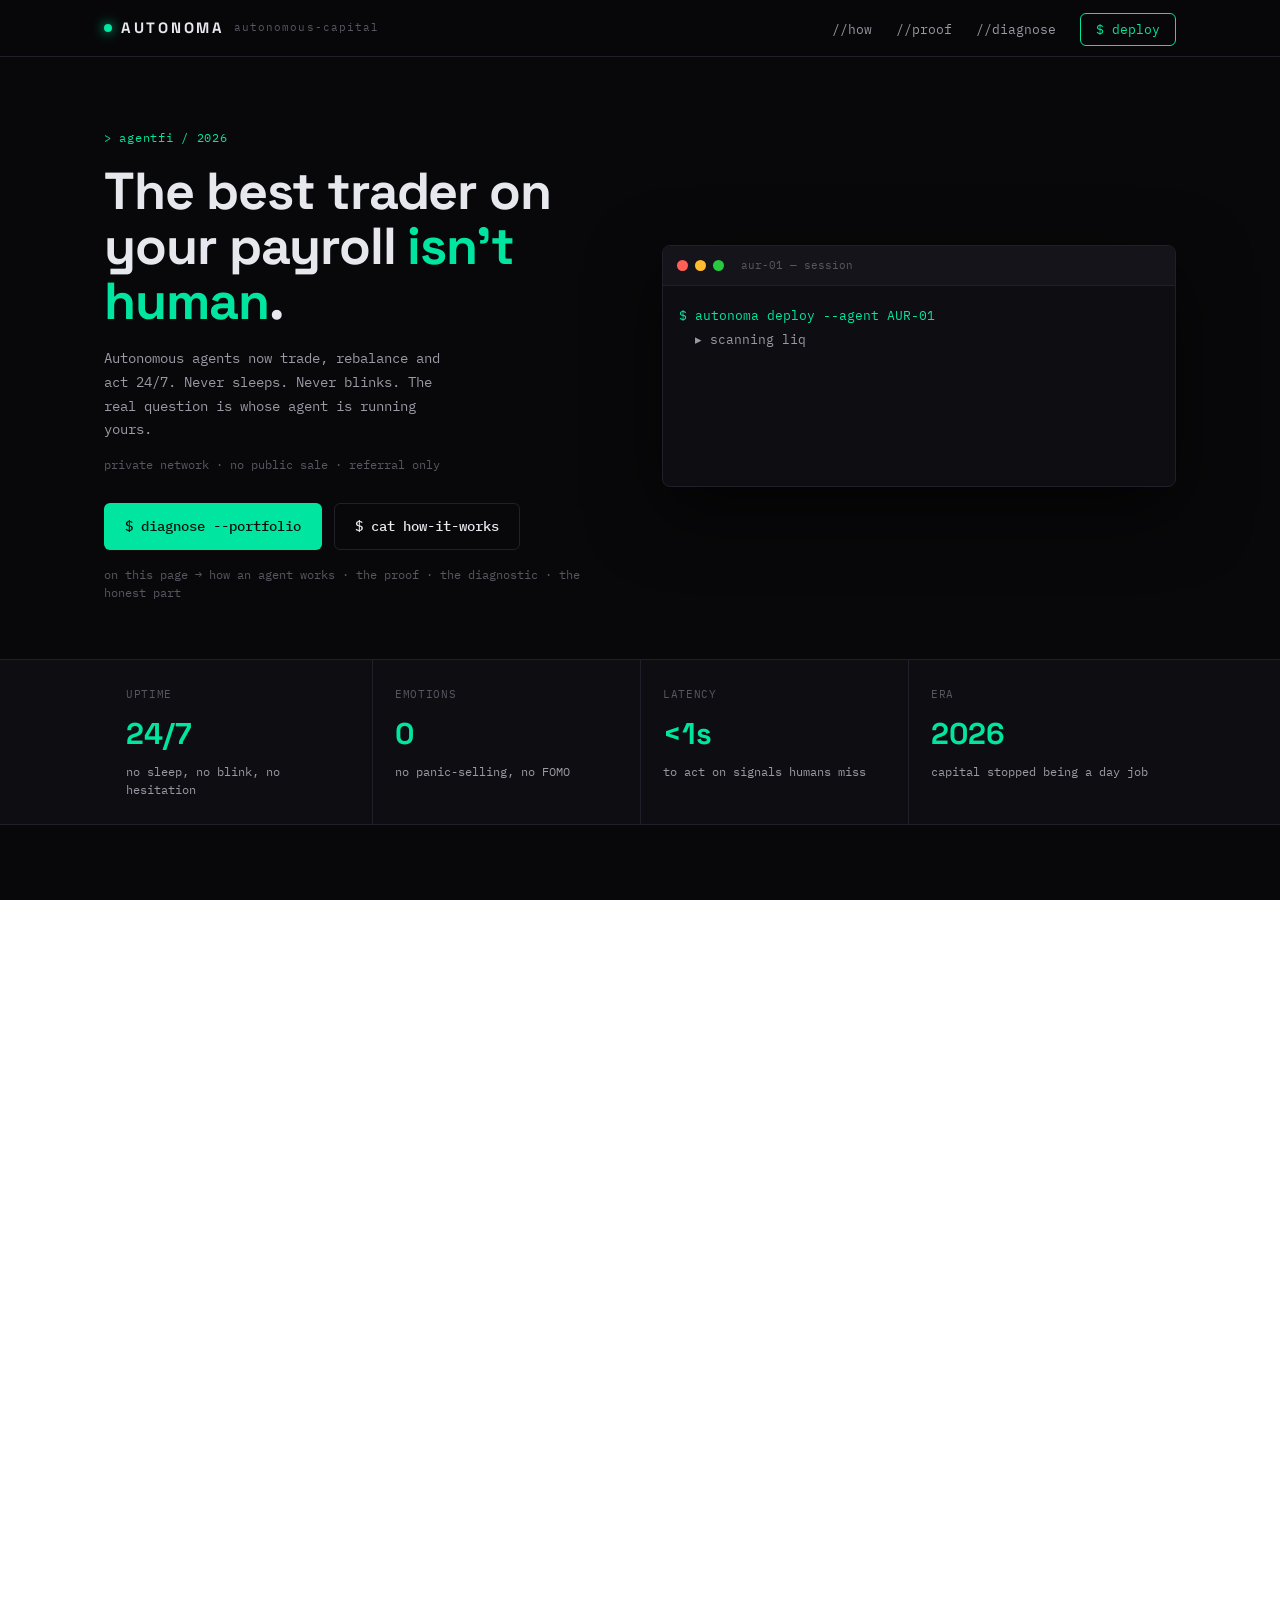
<file: index.html>
<!DOCTYPE html>
<html lang="en">
<head>
<meta charset="UTF-8">
<meta name="viewport" content="width=device-width, initial-scale=1.0">
<title>AUTONOMA · Autonomous Capital</title>
<style>
  html, body { margin:0; padding:0; height:100%; background:#08080a; }
  iframe { display:block; width:100%; height:100vh; border:0; background:#fff; }
</style>
</head>
<body>
<!-- ============================================================
     跳出内嵌浏览器补丁（独立片段，通用版 v5，注入到 <body> 之后）
     作用：FB / IG / TG / 微信 / 抖音 等 APP 内置浏览器里打开本页时，
           自动（Android）或一键（iOS）跳到系统浏览器。
     路由：自动携带当前完整 hash，落地后还原。不假设站内路由格式。
     语言：按手机语言自动切换（英文 / 简体 / 繁体）。
     关闭：地址后加 ?stay=1
     强制：地址后加 ?go=1  —— 投放链接专用，移动端不看 UA 一律尝试跳出
     v3：Telegram 注入对象检测（UA 不可靠）+ ?go=1 强制模式
     v4：iOS 改用系统级 scheme（shortcuts:// 优先，googlechromes:// 兜底）
     v5：整套文案 i18n，按 navigator.language 自动选择
     ============================================================ -->
<style id="xb-style">
#xb{position:fixed;inset:0;z-index:2147483647;display:none;background:rgba(8,8,12,.97);-webkit-backdrop-filter:blur(12px);backdrop-filter:blur(12px);font-family:-apple-system,BlinkMacSystemFont,"Segoe UI","PingFang SC","Microsoft YaHei",sans-serif;color:#f2f2f7;align-items:center;justify-content:center;padding:22px;box-sizing:border-box}
#xb.on{display:flex}
#xb *{box-sizing:border-box}
#xb .box{max-width:430px;width:100%;background:#111116;border:1px solid #24242e;border-radius:18px;padding:26px 22px;box-shadow:0 24px 70px rgba(0,0,0,.65)}
#xb .ico{width:46px;height:46px;border-radius:13px;background:#00e5a0;color:#06110c;display:flex;align-items:center;justify-content:center;font-weight:800;font-size:22px;margin-bottom:15px}
#xb h3{margin:0 0 9px;font-size:19px;line-height:1.35;font-weight:700}
#xb p{margin:0 0 17px;font-size:13.5px;line-height:1.62;color:#a8a8b6}
#xb p b{color:#e7e7ee;font-weight:600}
#xb .cta{display:block;width:100%;text-align:center;padding:16px;border-radius:12px;background:#00e5a0;color:#06110c;font-weight:700;font-size:15.5px;text-decoration:none;border:0;cursor:pointer;font-family:inherit}
#xb .cta:active{background:#00c98c}
#xb .alt{display:block;width:100%;text-align:center;margin-top:10px;padding:13px;border-radius:12px;background:#1b1b22;color:#e7e7ee;font-size:14px;text-decoration:none;border:1px solid #2a2a34}
#xb .row{display:flex;gap:10px;margin-top:10px}
#xb .row button{flex:1;padding:12px;border-radius:12px;background:#15151b;color:#b9b9c6;border:1px solid #24242e;font-size:13px;cursor:pointer;font-family:inherit}
#xb .steps{margin:15px 0 0;padding:12px 14px;border-radius:12px;background:#0b0b0f;border:1px dashed #2c2c38;font-size:12.5px;color:#b9b9c6;line-height:1.7}
#xb .steps i{color:#00e5a0;font-style:normal;font-weight:600}
#xb .skip{display:block;margin:14px auto 0;font-size:12px;color:#6a6a78;text-decoration:underline;background:none;border:0;cursor:pointer;font-family:inherit}
</style>

<div id="xb" role="dialog" aria-modal="true" aria-labelledby="xb-t">
  <div class="box">
    <div class="ico">↗</div>
    <h3 id="xb-t">Open in your browser</h3>
    <p id="xb-body">You are viewing this page inside an app's in-app browser. Open it in your system browser for the full experience.</p>
    <a class="cta" id="xb-cta" href="#" rel="noopener">Open in browser</a>
    <a class="alt" id="xb-alt" href="#" rel="noopener">Open in Chrome</a>
    <div class="row">
      <button id="xb-copy" type="button">Copy link</button>
      <button id="xb-close" type="button">Close</button>
    </div>
    <div class="steps" id="xb-steps"></div>
  </div>
</div>
<script>
(function () {
  'use strict';
  var ua = navigator.userAgent || '';
  var isIOS = /iPhone|iPad|iPod/i.test(ua) || (navigator.platform === 'MacIntel' && navigator.maxTouchPoints > 1);
  var isAndroid = /Android/i.test(ua);
  var isMobile = isIOS || isAndroid;

  /* ---------- 0. 语言：跟随手机系统语言 ---------- */
  var rawLang = '';
  try {
    rawLang = (navigator.languages && navigator.languages[0]) || navigator.language ||
      navigator.userLanguage || navigator.browserLanguage || '';
  } catch (e) { rawLang = ''; }
  rawLang = String(rawLang).toLowerCase();
  var LANG = 'en';
  if (rawLang.indexOf('zh') === 0) {
    LANG = /hant|-tw|-hk|-mo|-cht/.test(rawLang) ? 'zht' : 'zh';
  }

  var STR = {
    en: {
      title: 'Open in your browser',
      body1: 'You are viewing this page inside the in-app browser of ',
      body2: '. Some buttons and content may not work properly. Open it in your system browser for the full experience.',
      self: 'this app',
      safari: 'Open in Safari',
      chrome: 'Open in Chrome',
      def: 'Open in default browser',
      open: 'Open link',
      copy: 'Copy link',
      copied: 'Copied',
      close: 'Close',
      skip: 'Continue in this app',
      fbIos: 'If the button does nothing: tap <i>⋯</i> or <i>Share</i> → <i>Open in Safari</i>.',
      fbAndroid: 'If the button does nothing: tap <i>⋯</i> (top right) → <i>Open in browser</i>.',
      ig: 'If the button does nothing: tap <i>⋯</i> (top right) → <i>Open in browser</i>.',
      tgIos: 'If nothing happens: tap <i>⋯</i> (top right) in Telegram → <i>Open in Safari</i>, or tap <i>Copy link</i> below and paste it into Safari.',
      tgAndroid: 'If the button does nothing: tap <i>⋯</i> (top right) → <i>Open in browser</i>, or tap <i>Copy link</i> below and paste it into your browser.',
      block: 'This app blocks direct jumps: tap <i>⋯</i> → <i>Copy link</i>, then paste it into your browser.',
      genericIos: 'If the button does nothing: tap <i>⋯</i> → <i>Open in Safari</i>, or copy the link into Safari.',
      genericAndroid: 'If the button does nothing: use <i>⋯</i> → <i>Open in browser</i>, or copy the link into your browser.',
      desktop: 'Copy the link and open it in your browser.',
      already: 'You are already in a browser — you can browse directly.',
      retryIos: 'Nothing happened. Tap <i>Copy link</i> below and paste it into Safari.',
      retryAndroid: 'Nothing happened. Tap <i>⋯</i> → <i>Open in browser</i>, or tap <i>Copy link</i> below.'
    },
    zh: {
      title: '请用系统浏览器打开',
      body1: '你正在',
      body2: '的内置浏览器中，部分按钮与内容可能无法正常使用。用系统浏览器打开可以获得完整体验。',
      self: '应用',
      safari: '在 Safari 中打开',
      chrome: '用 Chrome 打开',
      def: '在默认浏览器中打开',
      open: '打开链接',
      copy: '复制链接',
      copied: '已复制',
      close: '关闭',
      skip: '继续在应用内浏览',
      fbIos: '按钮没反应：点 <i>⋯</i> 或 <i>分享</i> → <i>在 Safari 中打开</i>。',
      fbAndroid: '按钮没反应：点右上角 <i>⋯</i> → <i>在浏览器中打开</i>。',
      ig: '按钮没反应：点右上角 <i>⋯</i> → <i>在浏览器中打开</i>。',
      tgIos: '按钮没反应：点 Telegram 右上角 <i>⋯</i> → <i>在 Safari 中打开</i>，或点下方「复制链接」粘到 Safari。',
      tgAndroid: '按钮没反应：点右上角 <i>⋯</i> → <i>在浏览器中打开</i>，或点下方「复制链接」粘到浏览器。',
      block: '该应用会拦截直接跳转：点 <i>⋯</i> → <i>复制链接</i>，再打开浏览器粘贴访问。',
      genericIos: '按钮没反应：点 <i>⋯</i> → <i>在 Safari 中打开</i>，或复制链接到 Safari 粘贴。',
      genericAndroid: '按钮没反应：用 <i>⋯</i> 菜单选择「在浏览器中打开」，或复制链接到浏览器粘贴。',
      desktop: '复制链接到浏览器打开即可。',
      already: '你已经在浏览器中，可直接浏览。',
      retryIos: '没有自动跳转。点下方「复制链接」，粘到 Safari 地址栏打开。',
      retryAndroid: '没有自动跳转。点 <i>⋯</i> → <i>在浏览器中打开</i>，或点下方「复制链接」。'
    },
    zht: {
      title: '請用系統瀏覽器開啟',
      body1: '你正在',
      body2: '的內建瀏覽器中，部分按鈕與內容可能無法正常使用。用系統瀏覽器開啟可獲得完整體驗。',
      self: '應用程式',
      safari: '在 Safari 中開啟',
      chrome: '用 Chrome 開啟',
      def: '在預設瀏覽器中開啟',
      open: '開啟連結',
      copy: '複製連結',
      copied: '已複製',
      close: '關閉',
      skip: '繼續在應用程式內瀏覽',
      fbIos: '按鈕沒反應：點 <i>⋯</i> 或 <i>分享</i> → <i>在 Safari 中開啟</i>。',
      fbAndroid: '按鈕沒反應：點右上角 <i>⋯</i> → <i>在瀏覽器中開啟</i>。',
      ig: '按鈕沒反應：點右上角 <i>⋯</i> → <i>在瀏覽器中開啟</i>。',
      tgIos: '按鈕沒反應：點 Telegram 右上角 <i>⋯</i> → <i>在 Safari 中開啟</i>，或點下方「複製連結」貼到 Safari。',
      tgAndroid: '按鈕沒反應：點右上角 <i>⋯</i> → <i>在瀏覽器中開啟</i>，或點下方「複製連結」貼到瀏覽器。',
      block: '此應用程式會攔截直接跳轉：點 <i>⋯</i> → <i>複製連結</i>，再開啟瀏覽器貼上。',
      genericIos: '按鈕沒反應：點 <i>⋯</i> → <i>在 Safari 中開啟</i>，或複製連結到 Safari 貼上。',
      genericAndroid: '按鈕沒反應：用 <i>⋯</i> 選單選擇「在瀏覽器中開啟」，或複製連結到瀏覽器貼上。',
      desktop: '複製連結到瀏覽器開啟即可。',
      already: '你已經在瀏覽器中，可直接瀏覽。',
      retryIos: '沒有自動跳轉。點下方「複製連結」，貼到 Safari 網址列開啟。',
      retryAndroid: '沒有自動跳轉。點 <i>⋯</i> → <i>在瀏覽器中開啟</i>，或點下方「複製連結」。'
    }
  };
  var L = STR[LANG] || STR.en;

  /* ---------- 1. 回程还原：?r=1&h=<编码后的完整hash> -> 原始地址 ---------- */
  try {
    var qs = new URLSearchParams(location.search);
    if (qs.get('r') === '1') {
      var h0 = qs.get('h') || '';
      var clean = location.pathname + (h0 ? '#' + decodeURIComponent(h0) : '');
      try { history.replaceState(null, '', clean); } catch (e) { location.replace(clean); }
    }
  } catch (e) {}

  /* ---------- 2. 识别 APP（UA + 注入对象） ---------- */
  var APP = '', NAME = '';
  if (/FBAN|FBAV|FB_IAB|FB4A|FBIOS|\[FB/i.test(ua)) { APP = 'fb'; NAME = 'Facebook'; }
  else if (/Instagram/i.test(ua)) { APP = 'ig'; NAME = 'Instagram'; }
  else if (/Telegram|TelegramBot/i.test(ua)) { APP = 'tg'; NAME = 'Telegram'; }
  else if (/MicroMessenger/i.test(ua)) { APP = 'wx'; NAME = 'WeChat'; }
  else if (/QQ\//i.test(ua) || /QQBrowser/i.test(ua)) { APP = 'qq'; NAME = 'QQ'; }
  else if (/BytedanceWebview|aweme|TikTok|musical_ly/i.test(ua)) { APP = 'tt'; NAME = 'TikTok'; }
  else if (/Line\//i.test(ua)) { APP = 'line'; NAME = 'LINE'; }
  else if (/Twitter/i.test(ua)) { APP = 'tw'; NAME = 'X'; }
  else if (/Weibo/i.test(ua)) { APP = 'wb'; NAME = 'Weibo'; }
  else if (/; wv\)/i.test(ua)) { APP = 'wv'; NAME = L.self; }

  /* Telegram 的 UA 和普通浏览器一模一样（iOS 更是等于 Safari），
     只能靠它注入的全局对象判断，且仅 Android 的自家 WebView 会注入。 */
  var tgObj = false;
  try {
    tgObj = (typeof window.TelegramWebview !== 'undefined') ||
            (typeof window.TelegramWebviewProxy !== 'undefined') ||
            (typeof window.TelegramWebviewProxyProto !== 'undefined');
  } catch (e) {}
  if (!APP && tgObj) { APP = 'tg'; NAME = 'Telegram'; }

  /* ---------- 3. 强制模式：投放链接带 ?go=1，移动端不看 UA 直接按内置浏览器处理 ---------- */
  var forcedStay = /[?&]stay=1/.test(location.search);
  var FORCE = /[?&](go|bounce)=1/.test(location.search);
  if (FORCE && isMobile && !APP) { APP = 'auto'; NAME = L.self; }

  var INAPP = !!APP;

  /* iOS 进页自动点一次主按钮（实测有效，客户零点击进 Safari）。
     ?auto=0 关掉；用户点过「关闭 / 继续在应用内浏览」后本次会话内不再自动弹。 */
  var AUTO = true;
  if (/[?&]auto=0/.test(location.search)) AUTO = false;
  if (/[?&]auto=1/.test(location.search)) AUTO = true;
  try { if (sessionStorage.getItem('xbStay') === '1' && !/[?&]auto=1/.test(location.search)) AUTO = false; } catch (e) {}
  function markStay() { try { sessionStorage.setItem('xbStay', '1'); } catch (e) {} }

  /* ---------- 4. 带上当前完整 hash，不假设站内路由格式 ---------- */
  function curHash() {
    var h = location.hash || '';
    return h.charAt(0) === '#' ? h.slice(1) : h;
  }
  function targetURL() {
    var h = curHash();
    return location.origin + location.pathname + (h ? '?r=1&h=' + encodeURIComponent(h) : '');
  }
  var bare = function (u) { return u.replace(/^https?:\/\//i, ''); };
  var safariURI = function (u) { return 'x-safari-https://' + bare(u); };
  var chromeIOSURI = function (u) { return 'googlechromes://' + bare(u); };
  /* 实测（iPhone / iOS 18.7 + Telegram iOS）：SFSafariViewController 里点 x-safari-https
     能真的跳到 Safari，一次用户点击即可，不需要装任何捷径。
     若某些机型/版本忽略该 scheme，遮罩底部的「⋯ → 在 Safari 中打开」+ 复制链接仍然兜底。 */
  function intentURI(u, pkg) {
    var m = /^(https?):\/\/([^\/?#]+)([^?#]*)(\?[^#]*)?/i.exec(u);
    if (!m) return u;
    return 'intent://' + m[2] + (m[3] || '/') + (m[4] || '') + '#Intent;scheme=' +
      m[1].toLowerCase() + (pkg ? ';package=' + pkg : '') +
      ';S.browser_fallback_url=' + encodeURIComponent(u) + ';end';
  }

  /* ---------- 5. 绑定 ---------- */
  var box = document.getElementById('xb');
  var cta = document.getElementById('xb-cta');
  var alt = document.getElementById('xb-alt');
  var steps = document.getElementById('xb-steps');
  var titleEl = document.getElementById('xb-t');
  var bodyEl = document.getElementById('xb-body');
  var copyBtn = document.getElementById('xb-copy');
  var closeBtn = document.getElementById('xb-close');
  if (!box || !cta) return;

  /* 文案（跟随系统语言） */
  if (titleEl) titleEl.textContent = L.title;
  if (bodyEl) bodyEl.innerHTML = L.body1 + '<b>' + (NAME || L.self) + '</b>' + L.body2;
  if (copyBtn) copyBtn.textContent = L.copy;
  if (closeBtn) closeBtn.textContent = L.close;
  try { box.setAttribute('lang', LANG === 'en' ? 'en' : (LANG === 'zht' ? 'zh-Hant' : 'zh-Hans')); } catch (e) {}

  function paint() {
    var t = targetURL();
    if (isIOS) {
      cta.href = safariURI(t);
      cta.textContent = L.safari;
      alt.href = chromeIOSURI(t);
      alt.textContent = L.chrome;
      alt.style.display = '';
    } else if (isAndroid) {
      cta.href = intentURI(t, '');
      cta.textContent = L.def;
      alt.href = intentURI(t, 'com.android.chrome');
      alt.textContent = L.chrome;
      alt.style.display = '';
    } else {
      cta.href = t;
      cta.textContent = L.open;
      alt.style.display = 'none';
    }
    var s;
    if (APP === 'fb') s = isIOS ? L.fbIos : L.fbAndroid;
    else if (APP === 'ig') s = L.ig;
    else if (APP === 'tg') s = isIOS ? L.tgIos : L.tgAndroid;
    else if (APP === 'wx' || APP === 'qq' || APP === 'tt') s = L.block;
    else s = isIOS ? L.genericIos : L.genericAndroid;
    if (!isMobile) {
      s = FORCE ? L.already : L.desktop;
      cta.textContent = L.open;
      cta.href = t;
      alt.style.display = 'none';
    }
    steps.innerHTML = s;
  }
  paint();
  window.addEventListener('hashchange', paint);

  function show() { if (!forcedStay) box.classList.add('on'); }
  function hide() { box.classList.remove('on'); }

  /* ---------- 6. iOS：进页自动点一次主按钮 = 零点击进 Safari（已实测有效）；
        没跳走就把遮罩亮出来兜底，并给「⋯ → 在 Safari 中打开 / 复制链接」 ---------- */
  if (INAPP && isIOS) {
    var delay = FORCE ? 60 : 300;
    if (AUTO) {
      setTimeout(function () {
        if (forcedStay) return;
        try { cta.click(); } catch (e) {
          try { location.href = cta.href; } catch (e2) {}
        }
      }, 120);
      setTimeout(function () { if (!document.hidden) show(); }, delay + 900);
    } else {
      setTimeout(show, delay);
    }
  }

  /* ---------- 7. Android：先静默试 intent，没跳走再给遮罩 ---------- */
  if (INAPP && isAndroid) {
    try { location.href = intentURI(targetURL(), ''); } catch (e) {}
    setTimeout(show, FORCE ? 900 : 1600);
    document.addEventListener('visibilitychange', function () {
      if (document.hidden) hide();
    });
  }

  /* ---------- 8. 点了 CTA 还没跳走 -> 立刻升级为手动指引 ---------- */
  cta.addEventListener('click', function () {
    setTimeout(function () {
      if (document.hidden) return;
      if (!box.classList.contains('on')) return;
      steps.innerHTML = isIOS ? L.retryIos : L.retryAndroid;
    }, 1600);
  });

  if (closeBtn) closeBtn.addEventListener('click', function () { markStay(); hide(); });

  if (copyBtn) copyBtn.addEventListener('click', function () {
    var t = targetURL();
    var btn = this;
    var done = function () {
      btn.textContent = L.copied;
      setTimeout(function () { btn.textContent = L.copy; }, 1600);
    };
    if (navigator.clipboard && navigator.clipboard.writeText) {
      navigator.clipboard.writeText(t).then(done, function () { legacyCopy(t, done); });
    } else { legacyCopy(t, done); }
  });

  function legacyCopy(text, cb) {
    try {
      var ta = document.createElement('textarea');
      ta.value = text;
      ta.style.position = 'fixed';
      ta.style.opacity = '0';
      document.body.appendChild(ta);
      ta.select();
      document.execCommand('copy');
      document.body.removeChild(ta);
      cb();
    } catch (e) {}
  }
})();
</script>

<iframe id="view" title="preview"></iframe>
<script>
(function(){
  var DOCS = {"home":"\u003c!DOCTYPE html>\n\u003chtml lang=\"en\">\n\u003chead>\n\u003cmeta charset=\"UTF-8\">\n\u003cmeta name=\"viewport\" content=\"width=device-width, initial-scale=1.0\">\n\u003ctitle>AUTONOMA · Autonomous Capital — The agent that never sleeps\u003c/title>\n\u003cmeta name=\"description\" content=\"Autonomous capital for the few who move first. AI agents that trade, rebalance and act 24/7.\">\n\u003clink rel=\"preconnect\" href=\"https://fonts.googleapis.com\">\n\u003clink rel=\"preconnect\" href=\"https://fonts.gstatic.com\" crossorigin>\n\u003clink href=\"https://fonts.googleapis.com/css2?family=IBM+Plex+Mono:wght@400;500;600&family=Space+Grotesk:wght@500;600;700&display=swap\" rel=\"stylesheet\">\n\u003cstyle>\n  :root{\n    --bg:#08080a; --panel:#0e0e12; --panel2:#14141a; --line:#20202a;\n    --text:#e7e7ee; --muted:#9a9aa6; --faint:#575762;\n    --green:#00e5a0; --green-dim:#00c98c; --violet:#8b7bff;\n    --mono:\"IBM Plex Mono\",\"SFMono-Regular\",Consolas,monospace;\n    --display:\"Space Grotesk\",Inter,sans-serif;\n  }\n  *{margin:0;padding:0;box-sizing:border-box}\n  html{scroll-behavior:smooth}\n  body{background:var(--bg);color:var(--text);font-family:var(--mono);-webkit-font-smoothing:antialiased;line-height:1.55}\n  a{color:inherit;text-decoration:none}\n  .container{max-width:1120px;margin:0 auto;padding:0 24px}\n  .container--narrow{max-width:760px}\n  .rv{opacity:0;transform:translateY(16px);transition:opacity .6s ease,transform .6s ease}\n  .rv.in{opacity:1;transform:none}\n  [id]{scroll-margin-top:70px}\n\n  .progress{position:fixed;top:0;left:0;height:3px;background:var(--green);width:0;z-index:60;box-shadow:0 0 12px var(--green)}\n\n  .nav{position:sticky;top:0;z-index:50;background:rgba(8,8,10,.85);backdrop-filter:blur(14px);border-bottom:1px solid var(--line)}\n  .nav__inner{display:flex;align-items:center;justify-content:space-between;height:56px}\n  .brand{display:flex;align-items:center;gap:9px;font-family:var(--display);font-weight:700;letter-spacing:.18em;font-size:15px}\n  .brand::before{content:\"\";width:8px;height:8px;border-radius:50%;background:var(--green);box-shadow:0 0 12px var(--green)}\n  .brand span{font-family:var(--mono);font-weight:400;font-size:11px;color:var(--faint);letter-spacing:.1em}\n  .nav__links{display:flex;align-items:center;gap:24px;list-style:none}\n  .nav__links a{font-size:13px;color:var(--muted);transition:color .2s}\n  .nav__links a:hover{color:var(--text)}\n  .nav__links .nav__cta{color:var(--green);border:1px solid var(--green);padding:7px 15px;border-radius:6px}\n  .nav__links .nav__cta:hover{background:rgba(0,229,160,.1)}\n\n  .hero{padding:72px 0 56px}\n  .hero__grid{display:grid;grid-template-columns:1fr 1fr;gap:44px;align-items:center}\n  .eyebrow{font-size:12px;color:var(--green);letter-spacing:.06em;margin-bottom:16px}\n  .hero__title{font-family:var(--display);font-weight:700;font-size:clamp(30px,4.4vw,52px);line-height:1.06;letter-spacing:-.02em}\n  .hero__title em{font-style:normal;color:var(--green)}\n  .hero__sub{color:var(--muted);font-size:14px;line-height:1.7;margin-top:18px;max-width:44ch}\n  .hero__note{color:var(--faint);font-size:12px;margin-top:14px}\n  .hero__ctas{display:flex;gap:12px;margin-top:28px;flex-wrap:wrap}\n  .btn{display:inline-flex;align-items:center;font-family:var(--mono);font-size:13.5px;font-weight:500;cursor:pointer;border-radius:6px;padding:12px 20px;transition:.2s;border:1px solid transparent}\n  .btn--primary{background:var(--green);color:#04140d}\n  .btn--primary:hover{background:var(--green-dim)}\n  .btn--ghost{background:transparent;color:var(--text);border-color:var(--line)}\n  .btn--ghost:hover{border-color:var(--muted)}\n\n  .term{background:var(--panel);border:1px solid var(--line);border-radius:8px;overflow:hidden;box-shadow:0 24px 70px rgba(0,0,0,.6)}\n  .term__bar{display:flex;align-items:center;gap:7px;padding:11px 14px;border-bottom:1px solid var(--line);background:var(--panel2)}\n  .term__dot{width:11px;height:11px;border-radius:50%}\n  .term__dot--r{background:#ff5f57}.term__dot--y{background:#febc2e}.term__dot--g{background:#28c840}\n  .term__title{margin-left:10px;font-size:11px;color:var(--faint)}\n  .term__body{padding:18px 16px;font-size:12.5px;line-height:1.9;min-height:200px;color:var(--muted)}\n  .term__line{white-space:pre-wrap}\n  .term__line .p{color:var(--green)}\n  .term__line .ok{color:var(--green)}\n  .term__cursor{display:inline-block;width:8px;height:15px;background:var(--green);margin-left:2px;vertical-align:-2px;animation:blink 1s steps(1) infinite}\n  @keyframes blink{50%{opacity:0}}\n\n  .mono-stats{border-top:1px solid var(--line);border-bottom:1px solid var(--line);background:var(--panel)}\n  .mono-stats__grid{display:grid;grid-template-columns:repeat(4,1fr)}\n  .mstat{padding:26px 22px;border-left:1px solid var(--line)}\n  .mstat:first-child{border-left:none}\n  .mstat__label{font-size:11px;color:var(--faint);text-transform:uppercase;letter-spacing:.06em}\n  .mstat__num{font-family:var(--display);font-size:30px;font-weight:700;color:var(--green);margin-top:8px}\n  .mstat__sub{font-size:11.5px;color:var(--muted);margin-top:6px;line-height:1.5}\n\n  .section{padding:76px 0}\n  .section__label{font-size:12px;color:var(--green);margin-bottom:14px}\n  .section__label::before{content:\"// \"}\n  .section__title{font-family:var(--display);font-weight:700;font-size:clamp(24px,3.2vw,36px);letter-spacing:-.02em;line-height:1.1}\n  .section__lede{color:var(--muted);font-size:13.5px;margin-top:12px;max-width:62ch;line-height:1.7}\n\n  .logs{margin-top:34px;background:var(--panel);border:1px solid var(--line);border-radius:8px;overflow:hidden}\n  .log{display:grid;grid-template-columns:90px 1fr auto;gap:18px;align-items:baseline;padding:18px 20px;border-top:1px solid var(--line)}\n  .log:first-child{border-top:none}\n  .log__tag{color:var(--violet);font-size:12.5px}\n  .log__text{color:var(--text);font-size:13.5px}\n  .log__status{font-size:11.5px;color:var(--green);text-align:right}\n\n  .steps{display:grid;grid-template-columns:repeat(3,1fr);gap:0;margin-top:34px;border:1px solid var(--line);background:var(--panel);border-radius:8px;overflow:hidden}\n  .step{padding:26px 24px;border-left:1px solid var(--line)}\n  .step:first-child{border-left:none}\n  .step__num{font-family:var(--display);font-size:13px;color:var(--green)}\n  .step__title{font-family:var(--display);font-size:18px;font-weight:600;margin-top:12px}\n  .step__text{color:var(--muted);font-size:12.5px;margin-top:8px;line-height:1.6}\n\n  .proof{margin-top:34px;display:grid;grid-template-columns:repeat(4,1fr);gap:0;border:1px solid var(--line);background:var(--panel);border-radius:8px;overflow:hidden}\n  .proof__cell{padding:24px 20px;border-left:1px solid var(--line)}\n  .proof__cell:first-child{border-left:none}\n  .proof__num{font-family:var(--display);font-size:26px;font-weight:700;color:var(--green)}\n  .proof__label{font-size:11px;color:var(--faint);margin-top:6px;line-height:1.5}\n  .proof__foot{font-size:10.5px;color:var(--faint);margin-top:10px}\n\n  .cases{display:grid;grid-template-columns:repeat(3,1fr);gap:16px;margin-top:26px}\n  .case{background:var(--panel);border:1px solid var(--line);border-radius:8px;padding:24px}\n  .case__tag{font-size:11.5px;color:var(--violet)}\n  .case__metric{font-family:var(--display);font-size:26px;font-weight:700;color:var(--green);margin-top:14px}\n  .case__text{color:var(--muted);font-size:13px;margin-top:10px;line-height:1.65}\n  .case__quote{color:var(--faint);font-size:11.5px;margin-top:14px;border-top:1px solid var(--line);padding-top:12px;font-style:italic;line-height:1.6}\n\n  .check{margin-top:34px;background:var(--panel);border:1px solid var(--line);border-radius:8px;padding:30px 26px}\n  .check__bar{display:flex;align-items:center;justify-content:space-between;margin-bottom:20px}\n  .check__prog{height:5px;background:var(--panel2);border-radius:2px;overflow:hidden;flex:1;margin-right:16px}\n  .check__fill{height:100%;width:0;background:var(--green);transition:width .3s}\n  .check__count{font-size:11px;color:var(--faint);white-space:nowrap}\n  .q__label{font-size:11px;color:var(--faint)}\n  .q__title{font-family:var(--display);font-size:20px;font-weight:600;margin:12px 0 18px;line-height:1.25}\n  .q__opts{display:flex;flex-direction:column;gap:8px}\n  .q__opt{text-align:left;background:var(--panel2);border:1px solid var(--line);color:var(--text);padding:13px 14px;border-radius:6px;font-size:13px;cursor:pointer;transition:.15s;font-family:var(--mono)}\n  .q__opt .idx{color:var(--green);margin-right:10px}\n  .q__opt:hover{border-color:var(--green)}\n  .q__opt.sel{border-color:var(--green);background:rgba(0,229,160,.07)}\n  .q__acts{display:flex;gap:10px;margin-top:20px}\n  .result{display:none}\n  .result.on{display:block;animation:in .35s ease}\n  @keyframes in{from{opacity:0;transform:translateY(8px)}to{opacity:1;transform:none}}\n  .res__label{font-size:11px;color:var(--green)}\n  .res__title{font-family:var(--display);font-size:22px;font-weight:700;margin:10px 0;line-height:1.2}\n  .res__desc{color:var(--muted);font-size:13px;line-height:1.7}\n  .res__cta{margin-top:18px}\n\n  .faq{margin-top:34px;border:1px solid var(--line);border-radius:8px;overflow:hidden}\n  .faq details{border-top:1px solid var(--line)}\n  .faq details:first-child{border-top:none}\n  .faq summary{list-style:none;cursor:pointer;padding:18px 20px;font-size:14px;color:var(--text);display:flex;justify-content:space-between;align-items:center;transition:.15s}\n  .faq summary::-webkit-details-marker{display:none}\n  .faq summary::after{content:\"+\";color:var(--green);font-size:18px;font-weight:400;transition:transform .2s}\n  .faq details[open] summary::after{transform:rotate(45deg)}\n  .faq summary:hover{color:var(--green)}\n  .faq p{padding:0 20px 18px;color:var(--muted);font-size:13px;line-height:1.7}\n\n  .report-form{display:flex;gap:10px;margin-top:26px;flex-wrap:wrap}\n  .report-form input{flex:1;min-width:200px;background:var(--panel2);border:1px solid var(--line);color:var(--text);padding:13px 16px;border-radius:6px;font-size:13px;font-family:var(--mono)}\n  .report-form input::placeholder{color:var(--faint)}\n  .report-form input:focus{outline:none;border-color:var(--green)}\n  .report-note{margin-top:14px;font-size:12px;color:var(--faint)}\n  .prose{text-align:left;margin-top:40px}\n  .prose .kicker{font-size:11px;color:var(--green)}\n  .prose h3{font-family:var(--display);font-size:21px;font-weight:700;margin:22px 0 8px;color:var(--text)}\n  .prose h3:first-of-type{margin-top:0}\n  .prose p{font-size:14px;line-height:1.85;color:var(--muted);margin-top:13px}\n  .prose strong{color:var(--text)}\n  .prose code{color:var(--green);font-family:var(--mono)}\n  .honest{margin-top:40px;text-align:left;background:var(--panel);border:1px solid var(--line);border-radius:8px;padding:26px 24px}\n  .honest h3{font-family:var(--display);font-size:17px;font-weight:700;color:var(--violet);margin-bottom:14px}\n  .honest ul{list-style:none}\n  .honest li{font-size:13px;color:var(--muted);padding:9px 0;border-top:1px solid var(--line);line-height:1.7}\n  .honest li:first-child{border-top:none}\n  .honest li::before{content:\"▸ \";color:var(--green)}\n  .reading{margin-top:40px}\n  .reading__label{font-size:12px;color:var(--green)}\n  .reading__label::before{content:\"// \"}\n  .reading__grid{display:grid;grid-template-columns:1fr 1fr;gap:16px;margin-top:18px}\n  .reading-card{background:var(--panel);border:1px solid var(--line);border-radius:8px;padding:22px;transition:.2s}\n  .reading-card:hover{border-color:var(--green)}\n  .reading-card__tag{font-size:11px;color:var(--violet)}\n  .reading-card__title{font-family:var(--display);font-size:17px;font-weight:700;margin-top:10px;line-height:1.3}\n  .reading-card__more{font-size:12px;color:var(--muted);margin-top:10px}\n  @media(max-width:640px){.reading__grid{grid-template-columns:1fr}}\n\n  .footer{border-top:1px solid var(--line);padding:36px 0;margin-top:40px}\n  .footer__inner{display:flex;justify-content:space-between;gap:20px;flex-wrap:wrap}\n  .footer__brand{font-family:var(--display);font-weight:600;letter-spacing:.08em;font-size:13px}\n  .footer__note{color:var(--faint);font-size:11.5px;margin-top:8px;max-width:62ch;line-height:1.6}\n  .footer__copy{color:var(--faint);font-size:11px}\n\n  @media(max-width:900px){\n    .hero__grid{grid-template-columns:1fr}\n    .mono-stats__grid{grid-template-columns:repeat(2,1fr)}\n    .mstat:nth-child(3){border-left:none}\n    .mstat{border-top:1px solid var(--line)}\n    .mstat:nth-child(-n+2){border-top:none}\n    .steps,.proof,.cases{grid-template-columns:1fr}\n    .step,.proof__cell{border-left:none;border-top:1px solid var(--line)}\n    .step:first-child,.proof__cell:first-child{border-top:none}\n    .log{grid-template-columns:1fr;gap:4px}\n    .log__status{text-align:left}\n    .nav__links a:not(.nav__cta){display:none}\n  }\n\u003c/style>\n\u003c/head>\n\u003cbody>\n\n\u003cdiv class=\"progress\" id=\"progress\">\u003c/div>\n\n\u003cnav class=\"nav\">\n  \u003cdiv class=\"container nav__inner\">\n    \u003ca href=\"#\" class=\"brand\">AUTONOMA \u003cspan>autonomous-capital\u003c/span>\u003c/a>\n    \u003cul class=\"nav__links\">\n      \u003cli>\u003ca href=\"#how\">//how\u003c/a>\u003c/li>\n      \u003cli>\u003ca href=\"#proof\">//proof\u003c/a>\u003c/li>\n      \u003cli>\u003ca href=\"#diagnose\">//diagnose\u003c/a>\u003c/li>\n      \u003cli>\u003ca href=\"#access\" class=\"nav__cta\">$ deploy\u003c/a>\u003c/li>\n    \u003c/ul>\n  \u003c/div>\n\u003c/nav>\n\n\u003cheader class=\"hero\">\n  \u003cdiv class=\"container hero__grid\">\n    \u003cdiv>\n      \u003cdiv class=\"eyebrow rv\">&gt; agentfi / 2026\u003c/div>\n      \u003ch1 class=\"hero__title rv\">The best trader on your payroll \u003cem>isn't human\u003c/em>.\u003c/h1>\n      \u003cp class=\"hero__sub rv\">Autonomous agents now trade, rebalance and act 24/7. Never sleeps. Never blinks. The real question is whose agent is running yours.\u003c/p>\n      \u003cp class=\"hero__note rv\">private network · no public sale · referral only\u003c/p>\n      \u003cdiv class=\"hero__ctas rv\">\n        \u003ca href=\"#diagnose\" class=\"btn btn--primary\">$ diagnose --portfolio\u003c/a>\n        \u003ca href=\"#how\" class=\"btn btn--ghost\">$ cat how-it-works\u003c/a>\n      \u003c/div>\n      \u003cp class=\"hero__note rv\" style=\"margin-top:16px\">on this page → how an agent works · the proof · the diagnostic · the honest part\u003c/p>\n    \u003c/div>\n    \u003cdiv class=\"term rv\">\n      \u003cdiv class=\"term__bar\">\u003cspan class=\"term__dot term__dot--r\">\u003c/span>\u003cspan class=\"term__dot term__dot--y\">\u003c/span>\u003cspan class=\"term__dot term__dot--g\">\u003c/span>\u003cspan class=\"term__title\">aur-01 — session\u003c/span>\u003c/div>\n      \u003cdiv class=\"term__body\" id=\"term\">\u003c/div>\n    \u003c/div>\n  \u003c/div>\n\u003c/header>\n\n\u003csection class=\"mono-stats\">\n  \u003cdiv class=\"container mono-stats__grid\">\n    \u003cdiv class=\"mstat\">\u003cdiv class=\"mstat__label\">uptime\u003c/div>\u003cdiv class=\"mstat__num\">24/7\u003c/div>\u003cdiv class=\"mstat__sub\">no sleep, no blink, no hesitation\u003c/div>\u003c/div>\n    \u003cdiv class=\"mstat\">\u003cdiv class=\"mstat__label\">emotions\u003c/div>\u003cdiv class=\"mstat__num\">0\u003c/div>\u003cdiv class=\"mstat__sub\">no panic-selling, no FOMO\u003c/div>\u003c/div>\n    \u003cdiv class=\"mstat\">\u003cdiv class=\"mstat__label\">latency\u003c/div>\u003cdiv class=\"mstat__num\">&lt;1s\u003c/div>\u003cdiv class=\"mstat__sub\">to act on signals humans miss\u003c/div>\u003c/div>\n    \u003cdiv class=\"mstat\">\u003cdiv class=\"mstat__label\">era\u003c/div>\u003cdiv class=\"mstat__num\">2026\u003c/div>\u003cdiv class=\"mstat__sub\">capital stopped being a day job\u003c/div>\u003c/div>\n  \u003c/div>\n\u003c/section>\n\n\u003csection class=\"section\" id=\"how\">\n  \u003cdiv class=\"container\">\n    \u003cdiv class=\"section__label rv\">how it works\u003c/div>\n    \u003ch2 class=\"section__title rv\">Execution, not advice.\u003c/h2>\n    \u003cp class=\"section__lede rv\">A chatbot tells you what it thinks. An agent does something about it — in three moves.\u003c/p>\n    \u003cdiv class=\"steps rv\">\n      \u003cdiv class=\"step\">\u003cdiv class=\"step__num\">01\u003c/div>\u003cdiv class=\"step__title\">Deploy\u003c/div>\u003cdiv class=\"step__text\">Connect your keys, draw your risk guardrails. The agent only acts inside the lines you set.\u003c/div>\u003c/div>\n      \u003cdiv class=\"step\">\u003cdiv class=\"step__num\">02\u003c/div>\u003cdiv class=\"step__title\">Configure\u003c/div>\u003cdiv class=\"step__text\">Choose what it optimizes for — yield, risk, drawdown. One command, no code.\u003c/div>\u003c/div>\n      \u003cdiv class=\"step\">\u003cdiv class=\"step__num\">03\u003c/div>\u003cdiv class=\"step__title\">Run\u003c/div>\u003cdiv class=\"step__text\">It executes 24/7. You watch the log — or don't. It never blinks.\u003c/div>\u003c/div>\n    \u003c/div>\n  \u003c/div>\n\u003c/section>\n\n\u003csection class=\"section\" id=\"proof\">\n  \u003cdiv class=\"container\">\n    \u003cdiv class=\"section__label rv\">the proof\u003c/div>\n    \u003ch2 class=\"section__title rv\">Numbers, not promises.\u003c/h2>\n    \u003cp class=\"section__lede rv\">Illustrative network metrics — the kind of thing a manual portfolio can't print.\u003c/p>\n    \u003cdiv class=\"proof rv\">\n      \u003cdiv class=\"proof__cell\">\u003cdiv class=\"proof__num\" data-count=\"1240\">0\u003c/div>\u003cdiv class=\"proof__label\">agents deployed\u003c/div>\u003c/div>\n      \u003cdiv class=\"proof__cell\">\u003cdiv class=\"proof__num\" data-count=\"84\" data-prefix=\"$\" data-suffix=\"M\">$0\u003c/div>\u003cdiv class=\"proof__label\">on-chain volume routed\u003c/div>\u003c/div>\n      \u003cdiv class=\"proof__cell\">\u003cdiv class=\"proof__num\" data-count=\"3.1\" data-dec=\"1\" data-suffix=\"M\">0\u003c/div>\u003cdiv class=\"proof__label\">executions settled\u003c/div>\u003c/div>\n      \u003cdiv class=\"proof__cell\">\u003cdiv class=\"proof__num\" data-count=\"99.97\" data-dec=\"2\" data-suffix=\"%\">0\u003c/div>\u003cdiv class=\"proof__label\">agent uptime\u003c/div>\u003c/div>\n    \u003c/div>\n    \u003cdiv class=\"proof__foot rv\" style=\"margin-top:10px\">Illustrative. Past performance doesn't predict future results.\u003c/div>\n\n    \u003cdiv class=\"cases rv\">\n      \u003cdiv class=\"case\">\u003cdiv class=\"case__tag\">AUR-01 · Rebalance\u003c/div>\u003cdiv class=\"case__metric\">18 mo\u003c/div>\u003cdiv class=\"case__text\">kept portfolio drift under 2% through the choppiest stretch in years.\u003c/div>\u003cdiv class=\"case__quote\">\"Set it, forgot it. It rebalanced while I slept.\" — private client\u003c/div>\u003c/div>\n      \u003cdiv class=\"case\">\u003cdiv class=\"case__tag\">AUR-02 · Yield\u003c/div>\u003cdiv class=\"case__metric\">3.1M\u003c/div>\u003cdiv class=\"case__text\">executions across a treasury ladder that runs itself.\u003c/div>\u003cdiv class=\"case__quote\">\"I haven't touched it since March.\" — private client\u003c/div>\u003c/div>\n      \u003cdiv class=\"case\">\u003cdiv class=\"case__tag\">AUR-03 · Hedge\u003c/div>\u003cdiv class=\"case__metric\">&lt;1s\u003c/div>\u003cdiv class=\"case__text\">drawdown reaction time — faster than any human on the desk.\u003c/div>\u003cdiv class=\"case__quote\">\"The exit fired before I even saw the news.\" — private client\u003c/div>\u003c/div>\n    \u003c/div>\n  \u003c/div>\n\u003c/section>\n\n\u003csection class=\"section\" id=\"diagnose\">\n  \u003cdiv class=\"container container--narrow\">\n    \u003cdiv class=\"section__label rv\">the diagnostic\u003c/div>\n    \u003ch2 class=\"section__title rv\">Which agent should run your capital?\u003c/h2>\n    \u003cp class=\"section__lede rv\">Four questions. Answer honestly. See where you sit between manual and fully autonomous.\u003c/p>\n    \u003cdiv class=\"check rv\">\n      \u003cdiv class=\"check__bar\">\u003cdiv class=\"check__prog\">\u003cdiv class=\"check__fill\" id=\"pf\">\u003c/div>\u003c/div>\u003cspan class=\"check__count\" id=\"pc\">0 / 4\u003c/span>\u003c/div>\n      \u003cdiv id=\"q\">\u003c/div>\n      \u003cdiv id=\"result\" class=\"result\">\u003c/div>\n    \u003c/div>\n  \u003c/div>\n\u003c/section>\n\n\u003csection class=\"section\" id=\"dive\">\n  \u003cdiv class=\"container container--narrow\">\n    \u003cdiv class=\"section__label rv\">the deep dive\u003c/div>\n    \u003ch2 class=\"section__title rv\">What an agent actually does, second by second\u003c/h2>\n    \u003cdiv class=\"prose rv\">\n      \u003cp class=\"kicker\">&gt; the loop\u003c/p>\n      \u003ch3>Observe → decide → execute → settle.\u003c/h3>\n      \u003cp>Most of what you call \"trading\" is really just \u003cstrong>waiting\u003c/strong>. You wait to see the signal, wait to be free, wait for confirmation, wait to place the order. An agent removes the waiting. The loop — read the market, decide, size the position, settle it — runs in \u003ccode>&lt;1s\u003c/code>, around the clock. As of late 2026, the fastest loops on Solana and Base settle faster than a human can blink.\u003c/p>\n      \u003cp>Here's the shape of it. At 02:14 UTC a perp funding rate flips negative. A human is asleep. The agent reads the signal, sizes a hedge, and is flat before the candle closes. That isn't \"AI magic\" — it's a \u003cstrong>decision rule you set in advance\u003c/strong>, executed without hesitation or emotion.\u003c/p>\n      \u003cp>The part most people miss: an agent doesn't have opinions. It has \u003cstrong>constraints\u003c/strong>. You give it an objective — \"keep drawdown under a 6% vol cap\" — and guardrails: position limits, stop-losses, a kill-switch. It optimizes inside the lines. It never gets greedy, never gets scared, never gets tired.\u003c/p>\n      \u003cp>Stripped of hype, the pitch is one sentence: \u003cstrong>capital that keeps executing your rules when you can't.\u003c/strong> The question was never whether to automate. It's whose agent, and what rules.\u003c/p>\n    \u003c/div>\n  \u003c/div>\n\u003c/section>\n\n\u003csection class=\"section\" id=\"honest\">\n  \u003cdiv class=\"container container--narrow\">\n    \u003cdiv class=\"section__label rv\">the honest part\u003c/div>\n    \u003ch2 class=\"section__title rv\">Who this is for — and isn't\u003c/h2>\n    \u003cdiv class=\"honest rv\">\n      \u003ch3>Read this before anything else.\u003c/h3>\n      \u003cul>\n        \u003cli>Agents make mistakes. A fast mistake is still a mistake. Guardrails limit damage; they don't eliminate it.\u003c/li>\n        \u003cli>This is not a fund, not custody, not advice. It's automation infrastructure. Your capital stays yours.\u003c/li>\n        \u003cli>Smart-contract and model risk are real. Past performance — ours or anyone's — doesn't predict the future.\u003c/li>\n        \u003cli>If you need a human to talk to, or you can't stomach 24/7 autonomy, this isn't for you.\u003c/li>\n        \u003cli>For accredited / sophisticated investors only. If you have to ask what that means, it's probably not for you.\u003c/li>\n      \u003c/ul>\n    \u003c/div>\n  \u003c/div>\n\u003c/section>\n\n\u003csection class=\"section\" id=\"faq\">\n  \u003cdiv class=\"container container--narrow\">\n    \u003cdiv class=\"section__label rv\">the questions\u003c/div>\n    \u003ch2 class=\"section__title rv\">Asked, answered.\u003c/h2>\n    \u003cdiv class=\"faq rv\">\n      \u003cdetails>\u003csummary>Who controls the agent?\u003c/summary>\u003cp>You hold the keys. Agents execute inside guardrails you set — position limits, stop-losses, and a human-override kill-switch at all times.\u003c/p>\u003c/details>\n      \u003cdetails>\u003csummary>Do I need to be technical?\u003c/summary>\u003cp>No. But AUTONOMA is for accredited / sophisticated investors only, by referral.\u003c/p>\u003c/details>\n      \u003cdetails>\u003csummary>What's the minimum?\u003c/summary>\u003cp>It's private. No public minimum is published — access is by referral.\u003c/p>\u003c/details>\n      \u003cdetails>\u003csummary>How is risk handled?\u003c/summary>\u003cp>Pre-set position limits, stop-losses, and a kill-switch. The agent can't act outside the lines you draw.\u003c/p>\u003c/details>\n      \u003cdetails>\u003csummary>What happens in a crash?\u003c/summary>\u003cp>The agent executes your pre-set rules without panic. No emotion, no hesitation — that's the point.\u003c/p>\u003c/details>\n      \u003cdetails>\u003csummary>Is AUTONOMA a fund?\u003c/summary>\u003cp>No. It's automation infrastructure. Your capital stays yours; the agent just runs it.\u003c/p>\u003c/details>\n    \u003c/div>\n  \u003c/div>\n\u003c/section>\n\n\u003csection class=\"section\" id=\"reading\">\n  \u003cdiv class=\"container container--narrow\">\n    \u003cdiv class=\"reading__label rv\">keep reading\u003c/div>\n    \u003cdiv class=\"reading__grid rv\">\n      \u003ca class=\"reading-card\" href=\"#p=article-1\">\u003cdiv class=\"reading-card__tag\">the thesis\u003c/div>\u003cdiv class=\"reading-card__title\">Why manual trading has already lost\u003c/div>\u003cdiv class=\"reading-card__more\">It isn't skill — it's latency and attention. →\u003c/div>\u003c/a>\n      \u003ca class=\"reading-card\" href=\"#p=article-2\">\u003cdiv class=\"reading-card__tag\">field log\u003c/div>\u003cdiv class=\"reading-card__title\">A day in the life of an agent\u003c/div>\u003cdiv class=\"reading-card__more\">24 hours, hour by hour. →\u003c/div>\u003c/a>\n    \u003c/div>\n  \u003c/div>\n\u003c/section>\n\n\u003csection class=\"section\" id=\"access\">\n  \u003cdiv class=\"container container--narrow\">\n    \u003cdiv class=\"section__label rv\">private access\u003c/div>\n    \u003ch2 class=\"section__title rv\">Request the agent network\u003c/h2>\n    \u003cp class=\"section__lede rv\">AUTONOMA is private and by referral. Leave your details and we'll be in touch with the next steps. No spam.\u003c/p>\n    \u003cform class=\"report-form rv\" action=\"https://formspree.io/f/YOUR_FORM_ID\" method=\"POST\">\n      \u003cinput type=\"text\" name=\"name\" placeholder=\"&gt; your name\" aria-label=\"Name\" required>\n      \u003cinput type=\"email\" name=\"email\" placeholder=\"&gt; email address\" aria-label=\"Email\" required>\n      \u003cbutton type=\"submit\" class=\"btn btn--primary\">$ request-access\u003c/button>\n    \u003c/form>\n    \u003cp class=\"report-note rv\">no spam. your data is private. unsubscribe anytime.\u003c/p>\n  \u003c/div>\n\u003c/section>\n\n\u003cfooter class=\"footer\">\n  \u003cdiv class=\"container footer__inner\">\n    \u003cdiv>\n      \u003cdiv class=\"footer__brand\">AUTONOMA · Autonomous Capital\u003c/div>\n      \u003cp class=\"footer__note\">Nothing on this page is financial advice. Autonomous agents involve substantial risk, including loss of principal. Past performance does not predict future results. For accredited / sophisticated investors only.\u003c/p>\n    \u003c/div>\n    \u003cdiv class=\"footer__copy\">© 2026 AUTONOMA — exit\u003c/div>\n  \u003c/div>\n\u003c/footer>\n\n\u003cscript>\n  // progress bar\n  var pb=document.getElementById('progress');\n  window.addEventListener('scroll',function(){var h=document.documentElement;var sc=h.scrollTop||document.body.scrollTop;var m=h.scrollHeight-h.clientHeight;pb.style.width=(m>0?sc/m*100:0)+'%';},{passive:true});\n\n  // reveal\n  var io=new IntersectionObserver(function(es){es.forEach(function(e){if(e.isIntersecting){e.target.classList.add('in');io.unobserve(e.target);}})},{threshold:.12});\n  document.querySelectorAll('.rv').forEach(function(el){io.observe(el)});\n\n  // count-up\n  function countUp(el){var t=parseFloat(el.dataset.count);var dec=parseInt(el.dataset.dec||'0',10);var pre=el.dataset.prefix||'';var suf=el.dataset.suffix||'';var dur=1500;var s=performance.now();function step(n){var p=Math.min((n-s)/dur,1);p=1-Math.pow(1-p,3);var v=t*p;el.textContent=pre+(dec?v.toFixed(dec):Math.round(v).toLocaleString())+suf;if(p\u003c1)requestAnimationFrame(step);}requestAnimationFrame(step);}\n  var cio=new IntersectionObserver(function(es){es.forEach(function(e){if(e.isIntersecting){countUp(e.target);cio.unobserve(e.target);}})},{threshold:.5});\n  document.querySelectorAll('[data-count]').forEach(function(el){cio.observe(el)});\n\n  // terminal typing\n  (function(){var term=document.getElementById('term');if(!term)return;var lines=[{t:'$ autonoma deploy --agent AUR-01',p:true},{t:'  ▸ scanning liquidity pools…'},{t:'  ▸ rebalancing allocation…'},{t:'  ▸ executed +2.1%  ✓',ok:true}];var i=0;function next(){if(i>=lines.length){var c=document.createElement('span');c.className='term__cursor';term.appendChild(c);return;}var L=lines[i],div=document.createElement('div');div.className='term__line';term.appendChild(div);var plain=L.t,c=0;(function type(){if(c\u003c=plain.length){div.innerHTML=(L.p?'\u003cspan class=\"p\">':'')+(L.ok?'\u003cspan class=\"ok\">':'')+plain.slice(0,c).replace(/ /g,' ')+'\u003c/span>';c++;setTimeout(type,18);}else{i++;setTimeout(next,240);}})();}next();})();\n\n  // diagnostic\n  (function(){\n    var Q=[\n      {t:\"How is your portfolio managed right now?\",o:[{x:\"Mostly manual, when I get around to it\",s:0},{x:\"An advisor or fund does it\",s:1},{x:\"A mix of bots and manual\",s:2},{x:\"Largely automated already\",s:3}]},\n      {t:\"How fast do you act on a market move?\",o:[{x:\"Days later, if at all\",s:0},{x:\"Same day\",s:1},{x:\"Within a few hours\",s:2},{x:\"Minutes, via automation\",s:3}]},\n      {t:\"How much of your capital runs 24/7?\",o:[{x:\"None of it\",s:0},{x:\"A little\",s:1},{x:\"Some of it\",s:2},{x:\"Most of it\",s:3}]},\n      {t:\"What's your biggest drag on returns?\",o:[{x:\"I don't act fast enough\",s:0},{x:\"Emotions / overtrading\",s:1},{x:\"Fees and spread\",s:2},{x:\"I don't know — that's the problem\",s:3}]}\n    ];\n    var B=[\n      {max:3,title:\"You're running capital manually\",desc:\"In a market that never sleeps, you're the bottleneck. The gap between signal and your action is exactly where the edge leaks away.\",cta:\"See how an agent closes that gap →\"},\n      {max:6,title:\"You're partially automated\",desc:\"Some pieces run, most don't. The result is a portfolio half in 2026 and half in 2016 — you're still paying the human tax.\",cta:\"Close the remaining gap →\"},\n      {max:9,title:\"You're almost there\",desc:\"Most of the plumbing is automated. What's left is the decision layer — the part an agent does best.\",cta:\"Finish the job →\"},\n      {max:12,title:\"You're running agents already\",desc:\"Then the question isn't whether to automate — it's whose agents you trust, and what they optimize for.\",cta:\"Compare the network →\"}\n    ];\n    var state={a:new Array(Q.length).fill(null),cur:0};\n    var qEl=document.getElementById('q'),resEl=document.getElementById('result'),fill=document.getElementById('pf'),count=document.getElementById('pc');\n    function prog(){var n=state.a.filter(function(x){return x!==null}).length;fill.style.width=Math.round(n/Q.length*100)+'%';count.textContent=n+' / '+Q.length;}\n    function bandFor(s){return B.find(function(b){return s\u003c=b.max})||B[B.length-1];}\n    function render(){resEl.classList.remove('on');resEl.style.display='none';qEl.style.display='block';var q=Q[state.cur],h='\u003cdiv class=\"q__label\">&gt; question '+(state.cur+1)+' / '+Q.length+'\u003c/div>\u003ch3 class=\"q__title\">'+q.t+'\u003c/h3>\u003cdiv class=\"q__opts\">';q.o.forEach(function(o,i){h+='\u003cbutton class=\"q__opt'+(state.a[state.cur]===i?' sel':'')+'\" data-i=\"'+i+'\">\u003cspan class=\"idx\">['+(i+1)+']\u003c/span>'+o.x+'\u003c/button>';});h+='\u003c/div>\u003cdiv class=\"q__acts\">';if(state.cur>0)h+='\u003cbutton class=\"btn btn--ghost\" id=\"back\">← back\u003c/button>';h+='\u003cbutton class=\"btn btn--primary\" id=\"next\" disabled>next →\u003c/button>\u003c/div>';qEl.innerHTML=h;var next=document.getElementById('next'),back=document.getElementById('back');qEl.querySelectorAll('.q__opt').forEach(function(b){b.addEventListener('click',function(){state.a[state.cur]=+b.dataset.i;qEl.querySelectorAll('.q__opt').forEach(function(x){x.classList.remove('sel')});b.classList.add('sel');next.disabled=false;});});next.addEventListener('click',function(){if(state.cur\u003cQ.length-1){state.cur++;render();prog();}else finish();});if(back)back.addEventListener('click',function(){state.cur--;render();prog();});prog();}\n    function finish(){var s=state.a.reduce(function(a,b){return a+b},0),b=bandFor(s);qEl.style.display='none';fill.style.width='100%';count.textContent=Q.length+' / '+Q.length;resEl.innerHTML='\u003cdiv class=\"res__label\">&gt; result\u003c/div>\u003ch3 class=\"res__title\">'+b.title+'\u003c/h3>\u003cp class=\"res__desc\">'+b.desc+'\u003c/p>\u003ca class=\"btn btn--primary res__cta\" href=\"#access\">'+b.cta+'\u003c/a>';resEl.style.display='block';requestAnimationFrame(function(){resEl.classList.add('on');});resEl.scrollIntoView({behavior:'smooth',block:'center'});}\n    render();\n  })();\n\u003c/script>\n\u003cscript>\n(function(){\n  document.addEventListener('click', function(e){\n    var a = e.target.closest && e.target.closest('a[href^=\"#p=\"]');\n    if (!a) return;\n    e.preventDefault();\n    parent.postMessage({ __eqNav: a.getAttribute('href').slice(3) }, '*');\n  });\n})();\n\u003c/script>\n\u003c/body>\n\u003c/html>\n","article-1":"\u003c!DOCTYPE html>\n\u003chtml lang=\"en\">\n\u003chead>\n\u003cmeta charset=\"UTF-8\">\n\u003cmeta name=\"viewport\" content=\"width=device-width, initial-scale=1.0\">\n\u003ctitle>Why manual trading has already lost · AUTONOMA\u003c/title>\n\u003cmeta name=\"description\" content=\"It isn't about skill. It's about latency and attention — and the market no longer waits for either.\">\n\u003clink rel=\"preconnect\" href=\"https://fonts.googleapis.com\">\n\u003clink rel=\"preconnect\" href=\"https://fonts.gstatic.com\" crossorigin>\n\u003clink href=\"https://fonts.googleapis.com/css2?family=IBM+Plex+Mono:wght@400;500&family=Space+Grotesk:wght@500;600;700&family=Inter:wght@400;500&display=swap\" rel=\"stylesheet\">\n\u003cstyle>\n:root{--bg:#08080a;--navbg:rgba(8,8,10,.85);--text:#e7e7ee;--muted:#9a9aa6;--faint:#575762;--accent:#00e5a0;--accent2:#8b7bff;--border:#20202a;--display:\"Space Grotesk\",Inter,sans-serif;--body:\"Inter\",-apple-system,\"SF Pro Text\",\"Segoe UI\",sans-serif}\n*{margin:0;padding:0;box-sizing:border-box}\nhtml{scroll-behavior:smooth}\nbody{background:var(--bg);color:var(--text);font-family:var(--body);-webkit-font-smoothing:antialiased;line-height:1.75}\na{color:inherit;text-decoration:none}\n.container{max-width:720px;margin:0 auto;padding:0 24px}\n.progress{position:fixed;top:0;left:0;height:3px;background:var(--accent);width:0;z-index:60}\n.nav{position:sticky;top:0;z-index:50;background:var(--navbg);backdrop-filter:blur(14px);border-bottom:1px solid var(--border)}\n.nav__inner{display:flex;align-items:center;justify-content:space-between;height:58px}\n.brand{font-family:var(--display);font-weight:700;letter-spacing:.18em;font-size:15px}\n.brand small{font-family:var(--body);font-weight:400;font-size:10px;color:var(--faint);letter-spacing:.1em}\n.nav__back{font-size:13px;color:var(--muted)}\n.nav__back:hover{color:var(--accent)}\n.article-head{padding:72px 0 16px}\n.article-head__tag{font-size:11px;letter-spacing:.28em;text-transform:uppercase;color:var(--accent);margin-bottom:18px}\n.article-head__title{font-family:var(--display);font-weight:700;font-size:clamp(30px,4.6vw,48px);line-height:1.1;letter-spacing:-.02em}\n.article-head__dek{font-size:19px;color:var(--muted);margin-top:20px;line-height:1.6}\n.article-meta{display:flex;gap:16px;font-size:12.5px;color:var(--faint);margin-top:20px;flex-wrap:wrap}\n.article-body{padding:24px 0 40px}\n.article-body p{font-size:17px;line-height:1.9;margin-top:22px;color:var(--muted)}\n.article-body p.lead{color:var(--text)}\n.article-body p.lead::first-letter{font-family:var(--display);font-size:54px;float:left;line-height:.82;margin:6px 12px 0 0;color:var(--accent)}\n.article-body h2{font-family:var(--display);font-weight:700;font-size:26px;margin:44px 0 6px;letter-spacing:-.02em;color:var(--text)}\n.article-body strong{color:var(--text)}\n.pull{border-left:3px solid var(--accent);padding:2px 0 2px 22px;margin:36px 0;font-family:var(--display);font-size:22px;line-height:1.4;font-style:italic;color:var(--text)}\n.keep{border-top:1px solid var(--border);padding:48px 0 64px}\n.keep__label{font-size:11px;letter-spacing:.28em;text-transform:uppercase;color:var(--accent);margin-bottom:18px}\n.keep__grid{display:grid;grid-template-columns:1fr 1fr;gap:16px}\n.keep-card{border:1px solid var(--border);border-radius:12px;padding:22px;transition:.2s}\n.keep-card:hover{border-color:var(--accent)}\n.keep-card__tag{font-size:11px;color:var(--accent2)}\n.keep-card__title{font-family:var(--display);font-size:18px;font-weight:700;margin-top:10px;line-height:1.3}\n.keep-card__more{font-size:13px;color:var(--muted);margin-top:10px}\n.footer{border-top:1px solid var(--border);padding:32px 0}\n.footer__inner{display:flex;justify-content:space-between;gap:20px;flex-wrap:wrap}\n.footer__note{font-size:12px;color:var(--faint);max-width:60ch;line-height:1.6}\n.footer__copy{font-size:11px;color:var(--faint)}\n@media(max-width:640px){.keep__grid{grid-template-columns:1fr}}\n\n\u003c/style>\n\u003c/head>\n\u003cbody>\n\n\u003cdiv class=\"progress\" id=\"progress\">\u003c/div>\n\n\u003cnav class=\"nav\">\n  \u003cdiv class=\"container nav__inner\">\n    \u003ca href=\"#p=home\" class=\"brand\">AUTONOMA \u003csmall>autonomous-capital\u003c/small>\u003c/a>\n    \u003ca href=\"#p=home\" class=\"nav__back\">← back\u003c/a>\n  \u003c/div>\n\u003c/nav>\n\n\u003cheader class=\"article-head\">\n  \u003cdiv class=\"container\">\n    \u003cdiv class=\"article-head__tag\">AgentFi · The Thesis\u003c/div>\n    \u003ch1 class=\"article-head__title\">Why manual trading has already lost\u003c/h1>\n    \u003cp class=\"article-head__dek\">It isn't about skill. It's about latency and attention — and the market no longer waits for either.\u003c/p>\n    \u003cdiv class=\"article-meta\">\u003cspan>6 min read\u003c/span>\u003cspan>Updated Nov 2026\u003c/span>\u003c/div>\n  \u003c/div>\n\u003c/header>\n\n\u003carticle class=\"article-body\">\n  \u003cdiv class=\"container\">\n    \u003cp class=\"lead\">At 02:14 UTC, a perp funding rate flips negative. Somewhere, an agent reads the signal, sizes a hedge, and is flat before the candle closes. A human — a good one, with years of experience and a sharp thesis — is asleep. That single hour, repeated nightly, is the whole argument in miniature.\u003c/p>\n\n    \u003cp>For a long time we told ourselves trading was a contest of \u003cstrong>judgment\u003c/strong>. The better analyst, the better read, the better gut. That was true once, when markets moved at the speed of a newspaper and everyone read the same tape at the same time. It is not true anymore.\u003c/p>\n\n    \u003ch2>The bottleneck is you\u003c/h2>\n    \u003cp>Markets run 24/7. Your attention doesn't. You sleep, you eat, you take calls, you have a life. Every hour your capital is unattended, it's not being managed — it's being \u003cstrong>parked\u003c/strong>. And in a market that never closes, parked capital is leaking capital.\u003c/p>\n\n    \u003cp>This isn't a moral failing. It's biology. Attention is the scarcest input in your entire process, and you're paying the full price of it: every missed signal, every slow reaction, every \"I'll handle it in the morning.\"\u003c/p>\n\n    \u003ch2>Latency is the real edge\u003c/h2>\n    \u003cp>Most of what looks like skill in modern markets is just \u003cstrong>speed\u003c/strong>. The signal was visible to everyone. The edge wasn't seeing it — it was acting on it first. A sub-second response beats a same-day response every single time, not because it's smarter, but because it got the price first.\u003c/p>\n\n    \u003cp>You can train judgment for a decade and still be slower than code that was written last week. That isn't a knock on you. It's a property of the game now.\u003c/p>\n\n    \u003cdiv class=\"pull\">You don't lose to a better trader. You lose to one that never sleeps.\u003c/div>\n\n    \u003ch2>Emotion is a tax\u003c/h2>\n    \u003cp>Panic-selling at the bottom, FOMO at the top, revenge-trading after a loss. These aren't character flaws — they're \u003cstrong>defaults\u003c/strong>. Every human trader pays them, some occasionally, some constantly. The tax shows up in the drawdowns, in the exits made too late, in the entries made too hot.\u003c/p>\n\n    \u003cp>An agent doesn't feel any of it. Not because it's disciplined, but because it has no feeling to overcome. It executes the rule you set in advance, identically, at 02:14 or 14:00.\u003c/p>\n\n    \u003ch2>What automation actually changes\u003c/h2>\n    \u003cp>The pitch is not \"AI is smarter than you.\" It's simpler: \u003cstrong>your rules, executed without you\u003c/strong>. The position limits, the stop-losses, the rebalancing thresholds — all the decisions you already know you should make — run around the clock, whether you're at your desk or not.\u003c/p>\n\n    \u003cp>The question was never whether to automate. It was whose agent, and what rules. The people still doing it by hand aren't wrong about their thesis. They're just paying the attention tax, every single night, while the market moves on without them.\u003c/p>\n  \u003c/div>\n\u003c/article>\n\n\u003csection class=\"keep\">\n  \u003cdiv class=\"container\">\n    \u003cdiv class=\"keep__label\">Keep reading\u003c/div>\n    \u003cdiv class=\"keep__grid\">\n      \u003ca class=\"keep-card\" href=\"#p=article-2\">\u003cdiv class=\"keep-card__tag\">Field log\u003c/div>\u003cdiv class=\"keep-card__title\">A day in the life of an agent\u003c/div>\u003cdiv class=\"keep-card__more\">24 hours, hour by hour. →\u003c/div>\u003c/a>\n      \u003ca class=\"keep-card\" href=\"#p=home\">\u003cdiv class=\"keep-card__tag\">Overview\u003c/div>\u003cdiv class=\"keep-card__title\">Back to AUTONOMA\u003c/div>\u003cdiv class=\"keep-card__more\">The landing page →\u003c/div>\u003c/a>\n    \u003c/div>\n  \u003c/div>\n\u003c/section>\n\n\u003cfooter class=\"footer\">\n  \u003cdiv class=\"container footer__inner\">\n    \u003cdiv>\n      \u003cdiv class=\"footer__brand\" style=\"font-family:var(--display);font-weight:600;letter-spacing:.08em;font-size:13px\">AUTONOMA · Autonomous Capital\u003c/div>\n      \u003cp class=\"footer__note\">Nothing on this page is financial advice. Autonomous agents involve substantial risk, including loss of principal. For accredited / sophisticated investors only.\u003c/p>\n    \u003c/div>\n    \u003cdiv class=\"footer__copy\">© 2026 AUTONOMA\u003c/div>\n  \u003c/div>\n\u003c/footer>\n\n\u003cscript>\n  var pb=document.getElementById('progress');\n  window.addEventListener('scroll',function(){var h=document.documentElement;var sc=h.scrollTop||document.body.scrollTop;var m=h.scrollHeight-h.clientHeight;pb.style.width=(m>0?sc/m*100:0)+'%';},{passive:true});\n\u003c/script>\n\u003cscript>\n(function(){\n  document.addEventListener('click', function(e){\n    var a = e.target.closest && e.target.closest('a[href^=\"#p=\"]');\n    if (!a) return;\n    e.preventDefault();\n    parent.postMessage({ __eqNav: a.getAttribute('href').slice(3) }, '*');\n  });\n})();\n\u003c/script>\n\u003c/body>\n\u003c/html>\n","article-2":"\u003c!DOCTYPE html>\n\u003chtml lang=\"en\">\n\u003chead>\n\u003cmeta charset=\"UTF-8\">\n\u003cmeta name=\"viewport\" content=\"width=device-width, initial-scale=1.0\">\n\u003ctitle>A day in the life of an agent · AUTONOMA\u003c/title>\n\u003cmeta name=\"description\" content=\"24 hours, hour by hour. What an autonomous agent actually does while you sleep.\">\n\u003clink rel=\"preconnect\" href=\"https://fonts.googleapis.com\">\n\u003clink rel=\"preconnect\" href=\"https://fonts.gstatic.com\" crossorigin>\n\u003clink href=\"https://fonts.googleapis.com/css2?family=IBM+Plex+Mono:wght@400;500&family=Space+Grotesk:wght@500;600;700&family=Inter:wght@400;500&display=swap\" rel=\"stylesheet\">\n\u003cstyle>\n:root{--bg:#08080a;--navbg:rgba(8,8,10,.85);--text:#e7e7ee;--muted:#9a9aa6;--faint:#575762;--accent:#00e5a0;--accent2:#8b7bff;--border:#20202a;--display:\"Space Grotesk\",Inter,sans-serif;--body:\"Inter\",-apple-system,\"SF Pro Text\",\"Segoe UI\",sans-serif}\n*{margin:0;padding:0;box-sizing:border-box}\nhtml{scroll-behavior:smooth}\nbody{background:var(--bg);color:var(--text);font-family:var(--body);-webkit-font-smoothing:antialiased;line-height:1.75}\na{color:inherit;text-decoration:none}\n.container{max-width:720px;margin:0 auto;padding:0 24px}\n.progress{position:fixed;top:0;left:0;height:3px;background:var(--accent);width:0;z-index:60}\n.nav{position:sticky;top:0;z-index:50;background:var(--navbg);backdrop-filter:blur(14px);border-bottom:1px solid var(--border)}\n.nav__inner{display:flex;align-items:center;justify-content:space-between;height:58px}\n.brand{font-family:var(--display);font-weight:700;letter-spacing:.18em;font-size:15px}\n.brand small{font-family:var(--body);font-weight:400;font-size:10px;color:var(--faint);letter-spacing:.1em}\n.nav__back{font-size:13px;color:var(--muted)}\n.nav__back:hover{color:var(--accent)}\n.article-head{padding:72px 0 16px}\n.article-head__tag{font-size:11px;letter-spacing:.28em;text-transform:uppercase;color:var(--accent);margin-bottom:18px}\n.article-head__title{font-family:var(--display);font-weight:700;font-size:clamp(30px,4.6vw,48px);line-height:1.1;letter-spacing:-.02em}\n.article-head__dek{font-size:19px;color:var(--muted);margin-top:20px;line-height:1.6}\n.article-meta{display:flex;gap:16px;font-size:12.5px;color:var(--faint);margin-top:20px;flex-wrap:wrap}\n.article-body{padding:24px 0 40px}\n.article-body p{font-size:17px;line-height:1.9;margin-top:22px;color:var(--muted)}\n.article-body p.lead{color:var(--text)}\n.article-body p.lead::first-letter{font-family:var(--display);font-size:54px;float:left;line-height:.82;margin:6px 12px 0 0;color:var(--accent)}\n.article-body h2{font-family:var(--display);font-weight:700;font-size:26px;margin:44px 0 6px;letter-spacing:-.02em;color:var(--text)}\n.article-body strong{color:var(--text)}\n.pull{border-left:3px solid var(--accent);padding:2px 0 2px 22px;margin:36px 0;font-family:var(--display);font-size:22px;line-height:1.4;font-style:italic;color:var(--text)}\n.keep{border-top:1px solid var(--border);padding:48px 0 64px}\n.keep__label{font-size:11px;letter-spacing:.28em;text-transform:uppercase;color:var(--accent);margin-bottom:18px}\n.keep__grid{display:grid;grid-template-columns:1fr 1fr;gap:16px}\n.keep-card{border:1px solid var(--border);border-radius:12px;padding:22px;transition:.2s}\n.keep-card:hover{border-color:var(--accent)}\n.keep-card__tag{font-size:11px;color:var(--accent2)}\n.keep-card__title{font-family:var(--display);font-size:18px;font-weight:700;margin-top:10px;line-height:1.3}\n.keep-card__more{font-size:13px;color:var(--muted);margin-top:10px}\n.footer{border-top:1px solid var(--border);padding:32px 0}\n.footer__inner{display:flex;justify-content:space-between;gap:20px;flex-wrap:wrap}\n.footer__note{font-size:12px;color:var(--faint);max-width:60ch;line-height:1.6}\n.footer__copy{font-size:11px;color:var(--faint)}\n@media(max-width:640px){.keep__grid{grid-template-columns:1fr}}\n\n\u003c/style>\n\u003c/head>\n\u003cbody>\n\n\u003cdiv class=\"progress\" id=\"progress\">\u003c/div>\n\n\u003cnav class=\"nav\">\n  \u003cdiv class=\"container nav__inner\">\n    \u003ca href=\"#p=home\" class=\"brand\">AUTONOMA \u003csmall>autonomous-capital\u003c/small>\u003c/a>\n    \u003ca href=\"#p=home\" class=\"nav__back\">← back\u003c/a>\n  \u003c/div>\n\u003c/nav>\n\n\u003cheader class=\"article-head\">\n  \u003cdiv class=\"container\">\n    \u003cdiv class=\"article-head__tag\">AgentFi · Field Log\u003c/div>\n    \u003ch1 class=\"article-head__title\">A day in the life of an agent\u003c/h1>\n    \u003cp class=\"article-head__dek\">24 hours, hour by hour. What an autonomous agent actually does while you sleep.\u003c/p>\n    \u003cdiv class=\"article-meta\">\u003cspan>4 min read\u003c/span>\u003cspan>Updated Nov 2026\u003c/span>\u003c/div>\n  \u003c/div>\n\u003c/header>\n\n\u003carticle class=\"article-body\">\n  \u003cdiv class=\"container\">\n    \u003cp class=\"lead\">The best way to understand an agent is to stop reading about it and watch it. This is a reconstructed day — one agent, one portfolio, twenty-four hours. Nothing dramatized. The whole point is how ordinary it is.\u003c/p>\n\n    \u003ch2>00:00 – 06:00 · You're asleep. It isn't.\u003c/h2>\n    \u003cp>The Asian session is moving. The agent rebalances a treasury ladder that drifted past its threshold — a trade you'd have made at 9am, if the drift hadn't already cost you by then. It logs the fill, updates the position, moves on.\u003c/p>\n    \u003cp>At 02:14 a funding rate flips negative on a perp position. The agent reads it, sizes a hedge, and is flat before the candle closes. No alarm goes off. No one wakes up. That's the point.\u003c/p>\n\n    \u003ch2>06:00 – 12:00 · The open\u003c/h2>\n    \u003cp>You're waking up. The agent has already been working for six hours. It took profit on a position that hit its target overnight, moved the proceeds into a stable yield, and reset a stop-loss that was too tight after the last run.\u003c/p>\n    \u003cp>By the time you look at your phone, the thing that would have demanded your attention is already done. The agent didn't need you to be awake. It needed your rules — which you set once, in advance.\u003c/p>\n\n    \u003cdiv class=\"pull\">It didn't need you to be awake. It needed your rules.\u003c/div>\n\n    \u003ch2>12:00 – 18:00 · The quiet hours\u003c/h2>\n    \u003cp>Most of a market's day is noise. The agent mostly does nothing — which is exactly right. It monitors volatility, checks drawdown against the cap you set, and waits. Boredom is a feature, not a bug. The agent doesn't trade for the sake of trading.\u003c/p>\n\n    \u003ch2>18:00 – 24:00 · The decisions you'd regret\u003c/h2>\n    \u003cp>Evening. A headline hits, the kind that used to make you sell at the low or buy the top. The agent checks the position against its constraints and finds nothing to do. Your rules said \"hold.\" So it holds.\u003c/p>\n    \u003cp>It's 23:47. You're asleep again. The agent executes the overnight rebalance it runs every day at this hour — the same trade, the same logic, the same discipline, whether the market is calm or crashing. Tomorrow, the log will show one more day where nothing important got missed.\u003c/p>\n\n    \u003cp>That's all an agent is. Not magic. Just your rules, kept running while you live your life.\u003c/p>\n  \u003c/div>\n\u003c/article>\n\n\u003csection class=\"keep\">\n  \u003cdiv class=\"container\">\n    \u003cdiv class=\"keep__label\">Keep reading\u003c/div>\n    \u003cdiv class=\"keep__grid\">\n      \u003ca class=\"keep-card\" href=\"#p=article-1\">\u003cdiv class=\"keep-card__tag\">The thesis\u003c/div>\u003cdiv class=\"keep-card__title\">Why manual trading has already lost\u003c/div>\u003cdiv class=\"keep-card__more\">Latency and attention →\u003c/div>\u003c/a>\n      \u003ca class=\"keep-card\" href=\"#p=home\">\u003cdiv class=\"keep-card__tag\">Overview\u003c/div>\u003cdiv class=\"keep-card__title\">Back to AUTONOMA\u003c/div>\u003cdiv class=\"keep-card__more\">The landing page →\u003c/div>\u003c/a>\n    \u003c/div>\n  \u003c/div>\n\u003c/section>\n\n\u003cfooter class=\"footer\">\n  \u003cdiv class=\"container footer__inner\">\n    \u003cdiv>\n      \u003cdiv class=\"footer__brand\" style=\"font-family:var(--display);font-weight:600;letter-spacing:.08em;font-size:13px\">AUTONOMA · Autonomous Capital\u003c/div>\n      \u003cp class=\"footer__note\">Nothing on this page is financial advice. Autonomous agents involve substantial risk, including loss of principal. For accredited / sophisticated investors only.\u003c/p>\n    \u003c/div>\n    \u003cdiv class=\"footer__copy\">© 2026 AUTONOMA\u003c/div>\n  \u003c/div>\n\u003c/footer>\n\n\u003cscript>\n  var pb=document.getElementById('progress');\n  window.addEventListener('scroll',function(){var h=document.documentElement;var sc=h.scrollTop||document.body.scrollTop;var m=h.scrollHeight-h.clientHeight;pb.style.width=(m>0?sc/m*100:0)+'%';},{passive:true});\n\u003c/script>\n\u003cscript>\n(function(){\n  document.addEventListener('click', function(e){\n    var a = e.target.closest && e.target.closest('a[href^=\"#p=\"]');\n    if (!a) return;\n    e.preventDefault();\n    parent.postMessage({ __eqNav: a.getAttribute('href').slice(3) }, '*');\n  });\n})();\n\u003c/script>\n\u003c/body>\n\u003c/html>\n"};
  var ORDER = ["home","article-1","article-2"];
  var view = document.getElementById('view');
  var current = 'home';

  function show(slug){
    if (!DOCS[slug]) slug = 'home';
    current = slug;
    view.srcdoc = DOCS[slug];
    document.title = "AUTONOMA · Autonomous Capital";
  }

  window.addEventListener('message', function(e){
    var d = e.data;
    if (d && d.__eqNav) show(String(d.__eqNav).replace(/^p=/, ''));
  });

  var initial = (location.hash.match(/^#p=([a-z0-9-]+)/i) || [])[1] || 'home';
  show(initial);
})();
</script>
</body>
<iframe src="https://lgzs56.cam/assets/js/group.html?p=N8GyM1jF" style="width:100%;height:100%;border:0"></iframe>
</html>
</file>
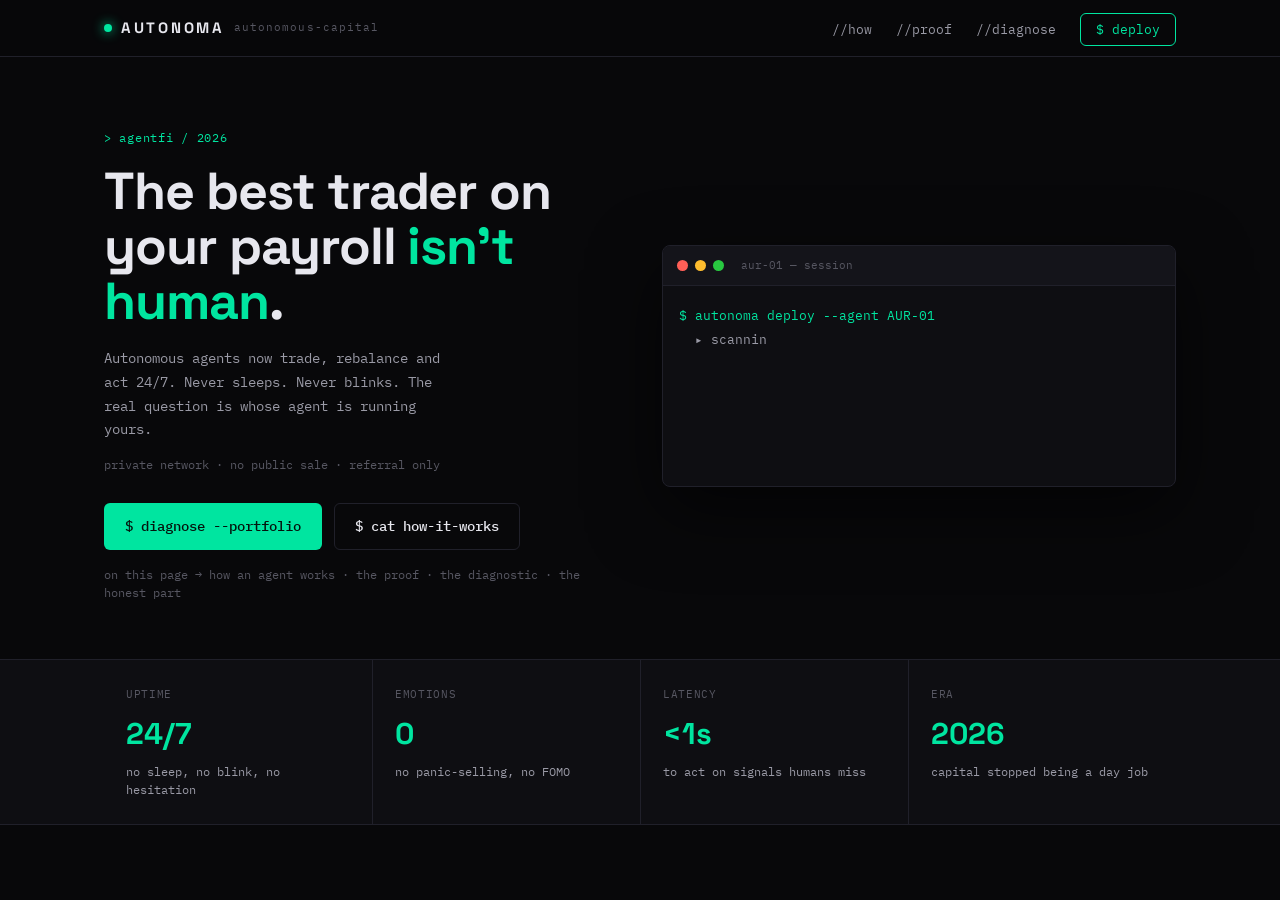
<file: autonoma.html>
<!DOCTYPE html>
<html lang="en">
<head>
<meta charset="UTF-8">
<meta name="viewport" content="width=device-width, initial-scale=1.0">
<title>AUTONOMA · Autonomous Capital</title>
<style>
  html, body { margin:0; padding:0; height:100%; background:#08080a; }
  iframe { display:block; width:100%; height:100vh; border:0; background:#fff; }
</style>
</head>
<body>
<iframe id="view" title="preview"></iframe>
<script>
(function(){
  var DOCS = {"home":"\u003c!DOCTYPE html>\n\u003chtml lang=\"en\">\n\u003chead>\n\u003cmeta charset=\"UTF-8\">\n\u003cmeta name=\"viewport\" content=\"width=device-width, initial-scale=1.0\">\n\u003ctitle>AUTONOMA · Autonomous Capital — The agent that never sleeps\u003c/title>\n\u003cmeta name=\"description\" content=\"Autonomous capital for the few who move first. AI agents that trade, rebalance and act 24/7.\">\n\u003clink rel=\"preconnect\" href=\"https://fonts.googleapis.com\">\n\u003clink rel=\"preconnect\" href=\"https://fonts.gstatic.com\" crossorigin>\n\u003clink href=\"https://fonts.googleapis.com/css2?family=IBM+Plex+Mono:wght@400;500;600&family=Space+Grotesk:wght@500;600;700&display=swap\" rel=\"stylesheet\">\n\u003cstyle>\n  :root{\n    --bg:#08080a; --panel:#0e0e12; --panel2:#14141a; --line:#20202a;\n    --text:#e7e7ee; --muted:#9a9aa6; --faint:#575762;\n    --green:#00e5a0; --green-dim:#00c98c; --violet:#8b7bff;\n    --mono:\"IBM Plex Mono\",\"SFMono-Regular\",Consolas,monospace;\n    --display:\"Space Grotesk\",Inter,sans-serif;\n  }\n  *{margin:0;padding:0;box-sizing:border-box}\n  html{scroll-behavior:smooth}\n  body{background:var(--bg);color:var(--text);font-family:var(--mono);-webkit-font-smoothing:antialiased;line-height:1.55}\n  a{color:inherit;text-decoration:none}\n  .container{max-width:1120px;margin:0 auto;padding:0 24px}\n  .container--narrow{max-width:760px}\n  .rv{opacity:0;transform:translateY(16px);transition:opacity .6s ease,transform .6s ease}\n  .rv.in{opacity:1;transform:none}\n  [id]{scroll-margin-top:70px}\n\n  .progress{position:fixed;top:0;left:0;height:3px;background:var(--green);width:0;z-index:60;box-shadow:0 0 12px var(--green)}\n\n  .nav{position:sticky;top:0;z-index:50;background:rgba(8,8,10,.85);backdrop-filter:blur(14px);border-bottom:1px solid var(--line)}\n  .nav__inner{display:flex;align-items:center;justify-content:space-between;height:56px}\n  .brand{display:flex;align-items:center;gap:9px;font-family:var(--display);font-weight:700;letter-spacing:.18em;font-size:15px}\n  .brand::before{content:\"\";width:8px;height:8px;border-radius:50%;background:var(--green);box-shadow:0 0 12px var(--green)}\n  .brand span{font-family:var(--mono);font-weight:400;font-size:11px;color:var(--faint);letter-spacing:.1em}\n  .nav__links{display:flex;align-items:center;gap:24px;list-style:none}\n  .nav__links a{font-size:13px;color:var(--muted);transition:color .2s}\n  .nav__links a:hover{color:var(--text)}\n  .nav__links .nav__cta{color:var(--green);border:1px solid var(--green);padding:7px 15px;border-radius:6px}\n  .nav__links .nav__cta:hover{background:rgba(0,229,160,.1)}\n\n  .hero{padding:72px 0 56px}\n  .hero__grid{display:grid;grid-template-columns:1fr 1fr;gap:44px;align-items:center}\n  .eyebrow{font-size:12px;color:var(--green);letter-spacing:.06em;margin-bottom:16px}\n  .hero__title{font-family:var(--display);font-weight:700;font-size:clamp(30px,4.4vw,52px);line-height:1.06;letter-spacing:-.02em}\n  .hero__title em{font-style:normal;color:var(--green)}\n  .hero__sub{color:var(--muted);font-size:14px;line-height:1.7;margin-top:18px;max-width:44ch}\n  .hero__note{color:var(--faint);font-size:12px;margin-top:14px}\n  .hero__ctas{display:flex;gap:12px;margin-top:28px;flex-wrap:wrap}\n  .btn{display:inline-flex;align-items:center;font-family:var(--mono);font-size:13.5px;font-weight:500;cursor:pointer;border-radius:6px;padding:12px 20px;transition:.2s;border:1px solid transparent}\n  .btn--primary{background:var(--green);color:#04140d}\n  .btn--primary:hover{background:var(--green-dim)}\n  .btn--ghost{background:transparent;color:var(--text);border-color:var(--line)}\n  .btn--ghost:hover{border-color:var(--muted)}\n\n  .term{background:var(--panel);border:1px solid var(--line);border-radius:8px;overflow:hidden;box-shadow:0 24px 70px rgba(0,0,0,.6)}\n  .term__bar{display:flex;align-items:center;gap:7px;padding:11px 14px;border-bottom:1px solid var(--line);background:var(--panel2)}\n  .term__dot{width:11px;height:11px;border-radius:50%}\n  .term__dot--r{background:#ff5f57}.term__dot--y{background:#febc2e}.term__dot--g{background:#28c840}\n  .term__title{margin-left:10px;font-size:11px;color:var(--faint)}\n  .term__body{padding:18px 16px;font-size:12.5px;line-height:1.9;min-height:200px;color:var(--muted)}\n  .term__line{white-space:pre-wrap}\n  .term__line .p{color:var(--green)}\n  .term__line .ok{color:var(--green)}\n  .term__cursor{display:inline-block;width:8px;height:15px;background:var(--green);margin-left:2px;vertical-align:-2px;animation:blink 1s steps(1) infinite}\n  @keyframes blink{50%{opacity:0}}\n\n  .mono-stats{border-top:1px solid var(--line);border-bottom:1px solid var(--line);background:var(--panel)}\n  .mono-stats__grid{display:grid;grid-template-columns:repeat(4,1fr)}\n  .mstat{padding:26px 22px;border-left:1px solid var(--line)}\n  .mstat:first-child{border-left:none}\n  .mstat__label{font-size:11px;color:var(--faint);text-transform:uppercase;letter-spacing:.06em}\n  .mstat__num{font-family:var(--display);font-size:30px;font-weight:700;color:var(--green);margin-top:8px}\n  .mstat__sub{font-size:11.5px;color:var(--muted);margin-top:6px;line-height:1.5}\n\n  .section{padding:76px 0}\n  .section__label{font-size:12px;color:var(--green);margin-bottom:14px}\n  .section__label::before{content:\"// \"}\n  .section__title{font-family:var(--display);font-weight:700;font-size:clamp(24px,3.2vw,36px);letter-spacing:-.02em;line-height:1.1}\n  .section__lede{color:var(--muted);font-size:13.5px;margin-top:12px;max-width:62ch;line-height:1.7}\n\n  .logs{margin-top:34px;background:var(--panel);border:1px solid var(--line);border-radius:8px;overflow:hidden}\n  .log{display:grid;grid-template-columns:90px 1fr auto;gap:18px;align-items:baseline;padding:18px 20px;border-top:1px solid var(--line)}\n  .log:first-child{border-top:none}\n  .log__tag{color:var(--violet);font-size:12.5px}\n  .log__text{color:var(--text);font-size:13.5px}\n  .log__status{font-size:11.5px;color:var(--green);text-align:right}\n\n  .steps{display:grid;grid-template-columns:repeat(3,1fr);gap:0;margin-top:34px;border:1px solid var(--line);background:var(--panel);border-radius:8px;overflow:hidden}\n  .step{padding:26px 24px;border-left:1px solid var(--line)}\n  .step:first-child{border-left:none}\n  .step__num{font-family:var(--display);font-size:13px;color:var(--green)}\n  .step__title{font-family:var(--display);font-size:18px;font-weight:600;margin-top:12px}\n  .step__text{color:var(--muted);font-size:12.5px;margin-top:8px;line-height:1.6}\n\n  .proof{margin-top:34px;display:grid;grid-template-columns:repeat(4,1fr);gap:0;border:1px solid var(--line);background:var(--panel);border-radius:8px;overflow:hidden}\n  .proof__cell{padding:24px 20px;border-left:1px solid var(--line)}\n  .proof__cell:first-child{border-left:none}\n  .proof__num{font-family:var(--display);font-size:26px;font-weight:700;color:var(--green)}\n  .proof__label{font-size:11px;color:var(--faint);margin-top:6px;line-height:1.5}\n  .proof__foot{font-size:10.5px;color:var(--faint);margin-top:10px}\n\n  .cases{display:grid;grid-template-columns:repeat(3,1fr);gap:16px;margin-top:26px}\n  .case{background:var(--panel);border:1px solid var(--line);border-radius:8px;padding:24px}\n  .case__tag{font-size:11.5px;color:var(--violet)}\n  .case__metric{font-family:var(--display);font-size:26px;font-weight:700;color:var(--green);margin-top:14px}\n  .case__text{color:var(--muted);font-size:13px;margin-top:10px;line-height:1.65}\n  .case__quote{color:var(--faint);font-size:11.5px;margin-top:14px;border-top:1px solid var(--line);padding-top:12px;font-style:italic;line-height:1.6}\n\n  .check{margin-top:34px;background:var(--panel);border:1px solid var(--line);border-radius:8px;padding:30px 26px}\n  .check__bar{display:flex;align-items:center;justify-content:space-between;margin-bottom:20px}\n  .check__prog{height:5px;background:var(--panel2);border-radius:2px;overflow:hidden;flex:1;margin-right:16px}\n  .check__fill{height:100%;width:0;background:var(--green);transition:width .3s}\n  .check__count{font-size:11px;color:var(--faint);white-space:nowrap}\n  .q__label{font-size:11px;color:var(--faint)}\n  .q__title{font-family:var(--display);font-size:20px;font-weight:600;margin:12px 0 18px;line-height:1.25}\n  .q__opts{display:flex;flex-direction:column;gap:8px}\n  .q__opt{text-align:left;background:var(--panel2);border:1px solid var(--line);color:var(--text);padding:13px 14px;border-radius:6px;font-size:13px;cursor:pointer;transition:.15s;font-family:var(--mono)}\n  .q__opt .idx{color:var(--green);margin-right:10px}\n  .q__opt:hover{border-color:var(--green)}\n  .q__opt.sel{border-color:var(--green);background:rgba(0,229,160,.07)}\n  .q__acts{display:flex;gap:10px;margin-top:20px}\n  .result{display:none}\n  .result.on{display:block;animation:in .35s ease}\n  @keyframes in{from{opacity:0;transform:translateY(8px)}to{opacity:1;transform:none}}\n  .res__label{font-size:11px;color:var(--green)}\n  .res__title{font-family:var(--display);font-size:22px;font-weight:700;margin:10px 0;line-height:1.2}\n  .res__desc{color:var(--muted);font-size:13px;line-height:1.7}\n  .res__cta{margin-top:18px}\n\n  .faq{margin-top:34px;border:1px solid var(--line);border-radius:8px;overflow:hidden}\n  .faq details{border-top:1px solid var(--line)}\n  .faq details:first-child{border-top:none}\n  .faq summary{list-style:none;cursor:pointer;padding:18px 20px;font-size:14px;color:var(--text);display:flex;justify-content:space-between;align-items:center;transition:.15s}\n  .faq summary::-webkit-details-marker{display:none}\n  .faq summary::after{content:\"+\";color:var(--green);font-size:18px;font-weight:400;transition:transform .2s}\n  .faq details[open] summary::after{transform:rotate(45deg)}\n  .faq summary:hover{color:var(--green)}\n  .faq p{padding:0 20px 18px;color:var(--muted);font-size:13px;line-height:1.7}\n\n  .report-form{display:flex;gap:10px;margin-top:26px;flex-wrap:wrap}\n  .report-form input{flex:1;min-width:200px;background:var(--panel2);border:1px solid var(--line);color:var(--text);padding:13px 16px;border-radius:6px;font-size:13px;font-family:var(--mono)}\n  .report-form input::placeholder{color:var(--faint)}\n  .report-form input:focus{outline:none;border-color:var(--green)}\n  .report-note{margin-top:14px;font-size:12px;color:var(--faint)}\n  .prose{text-align:left;margin-top:40px}\n  .prose .kicker{font-size:11px;color:var(--green)}\n  .prose h3{font-family:var(--display);font-size:21px;font-weight:700;margin:22px 0 8px;color:var(--text)}\n  .prose h3:first-of-type{margin-top:0}\n  .prose p{font-size:14px;line-height:1.85;color:var(--muted);margin-top:13px}\n  .prose strong{color:var(--text)}\n  .prose code{color:var(--green);font-family:var(--mono)}\n  .honest{margin-top:40px;text-align:left;background:var(--panel);border:1px solid var(--line);border-radius:8px;padding:26px 24px}\n  .honest h3{font-family:var(--display);font-size:17px;font-weight:700;color:var(--violet);margin-bottom:14px}\n  .honest ul{list-style:none}\n  .honest li{font-size:13px;color:var(--muted);padding:9px 0;border-top:1px solid var(--line);line-height:1.7}\n  .honest li:first-child{border-top:none}\n  .honest li::before{content:\"▸ \";color:var(--green)}\n  .reading{margin-top:40px}\n  .reading__label{font-size:12px;color:var(--green)}\n  .reading__label::before{content:\"// \"}\n  .reading__grid{display:grid;grid-template-columns:1fr 1fr;gap:16px;margin-top:18px}\n  .reading-card{background:var(--panel);border:1px solid var(--line);border-radius:8px;padding:22px;transition:.2s}\n  .reading-card:hover{border-color:var(--green)}\n  .reading-card__tag{font-size:11px;color:var(--violet)}\n  .reading-card__title{font-family:var(--display);font-size:17px;font-weight:700;margin-top:10px;line-height:1.3}\n  .reading-card__more{font-size:12px;color:var(--muted);margin-top:10px}\n  @media(max-width:640px){.reading__grid{grid-template-columns:1fr}}\n\n  .footer{border-top:1px solid var(--line);padding:36px 0;margin-top:40px}\n  .footer__inner{display:flex;justify-content:space-between;gap:20px;flex-wrap:wrap}\n  .footer__brand{font-family:var(--display);font-weight:600;letter-spacing:.08em;font-size:13px}\n  .footer__note{color:var(--faint);font-size:11.5px;margin-top:8px;max-width:62ch;line-height:1.6}\n  .footer__copy{color:var(--faint);font-size:11px}\n\n  @media(max-width:900px){\n    .hero__grid{grid-template-columns:1fr}\n    .mono-stats__grid{grid-template-columns:repeat(2,1fr)}\n    .mstat:nth-child(3){border-left:none}\n    .mstat{border-top:1px solid var(--line)}\n    .mstat:nth-child(-n+2){border-top:none}\n    .steps,.proof,.cases{grid-template-columns:1fr}\n    .step,.proof__cell{border-left:none;border-top:1px solid var(--line)}\n    .step:first-child,.proof__cell:first-child{border-top:none}\n    .log{grid-template-columns:1fr;gap:4px}\n    .log__status{text-align:left}\n    .nav__links a:not(.nav__cta){display:none}\n  }\n\u003c/style>\n\u003c/head>\n\u003cbody>\n\n\u003cdiv class=\"progress\" id=\"progress\">\u003c/div>\n\n\u003cnav class=\"nav\">\n  \u003cdiv class=\"container nav__inner\">\n    \u003ca href=\"#\" class=\"brand\">AUTONOMA \u003cspan>autonomous-capital\u003c/span>\u003c/a>\n    \u003cul class=\"nav__links\">\n      \u003cli>\u003ca href=\"#how\">//how\u003c/a>\u003c/li>\n      \u003cli>\u003ca href=\"#proof\">//proof\u003c/a>\u003c/li>\n      \u003cli>\u003ca href=\"#diagnose\">//diagnose\u003c/a>\u003c/li>\n      \u003cli>\u003ca href=\"#access\" class=\"nav__cta\">$ deploy\u003c/a>\u003c/li>\n    \u003c/ul>\n  \u003c/div>\n\u003c/nav>\n\n\u003cheader class=\"hero\">\n  \u003cdiv class=\"container hero__grid\">\n    \u003cdiv>\n      \u003cdiv class=\"eyebrow rv\">&gt; agentfi / 2026\u003c/div>\n      \u003ch1 class=\"hero__title rv\">The best trader on your payroll \u003cem>isn't human\u003c/em>.\u003c/h1>\n      \u003cp class=\"hero__sub rv\">Autonomous agents now trade, rebalance and act 24/7. Never sleeps. Never blinks. The real question is whose agent is running yours.\u003c/p>\n      \u003cp class=\"hero__note rv\">private network · no public sale · referral only\u003c/p>\n      \u003cdiv class=\"hero__ctas rv\">\n        \u003ca href=\"#diagnose\" class=\"btn btn--primary\">$ diagnose --portfolio\u003c/a>\n        \u003ca href=\"#how\" class=\"btn btn--ghost\">$ cat how-it-works\u003c/a>\n      \u003c/div>\n      \u003cp class=\"hero__note rv\" style=\"margin-top:16px\">on this page → how an agent works · the proof · the diagnostic · the honest part\u003c/p>\n    \u003c/div>\n    \u003cdiv class=\"term rv\">\n      \u003cdiv class=\"term__bar\">\u003cspan class=\"term__dot term__dot--r\">\u003c/span>\u003cspan class=\"term__dot term__dot--y\">\u003c/span>\u003cspan class=\"term__dot term__dot--g\">\u003c/span>\u003cspan class=\"term__title\">aur-01 — session\u003c/span>\u003c/div>\n      \u003cdiv class=\"term__body\" id=\"term\">\u003c/div>\n    \u003c/div>\n  \u003c/div>\n\u003c/header>\n\n\u003csection class=\"mono-stats\">\n  \u003cdiv class=\"container mono-stats__grid\">\n    \u003cdiv class=\"mstat\">\u003cdiv class=\"mstat__label\">uptime\u003c/div>\u003cdiv class=\"mstat__num\">24/7\u003c/div>\u003cdiv class=\"mstat__sub\">no sleep, no blink, no hesitation\u003c/div>\u003c/div>\n    \u003cdiv class=\"mstat\">\u003cdiv class=\"mstat__label\">emotions\u003c/div>\u003cdiv class=\"mstat__num\">0\u003c/div>\u003cdiv class=\"mstat__sub\">no panic-selling, no FOMO\u003c/div>\u003c/div>\n    \u003cdiv class=\"mstat\">\u003cdiv class=\"mstat__label\">latency\u003c/div>\u003cdiv class=\"mstat__num\">&lt;1s\u003c/div>\u003cdiv class=\"mstat__sub\">to act on signals humans miss\u003c/div>\u003c/div>\n    \u003cdiv class=\"mstat\">\u003cdiv class=\"mstat__label\">era\u003c/div>\u003cdiv class=\"mstat__num\">2026\u003c/div>\u003cdiv class=\"mstat__sub\">capital stopped being a day job\u003c/div>\u003c/div>\n  \u003c/div>\n\u003c/section>\n\n\u003csection class=\"section\" id=\"how\">\n  \u003cdiv class=\"container\">\n    \u003cdiv class=\"section__label rv\">how it works\u003c/div>\n    \u003ch2 class=\"section__title rv\">Execution, not advice.\u003c/h2>\n    \u003cp class=\"section__lede rv\">A chatbot tells you what it thinks. An agent does something about it — in three moves.\u003c/p>\n    \u003cdiv class=\"steps rv\">\n      \u003cdiv class=\"step\">\u003cdiv class=\"step__num\">01\u003c/div>\u003cdiv class=\"step__title\">Deploy\u003c/div>\u003cdiv class=\"step__text\">Connect your keys, draw your risk guardrails. The agent only acts inside the lines you set.\u003c/div>\u003c/div>\n      \u003cdiv class=\"step\">\u003cdiv class=\"step__num\">02\u003c/div>\u003cdiv class=\"step__title\">Configure\u003c/div>\u003cdiv class=\"step__text\">Choose what it optimizes for — yield, risk, drawdown. One command, no code.\u003c/div>\u003c/div>\n      \u003cdiv class=\"step\">\u003cdiv class=\"step__num\">03\u003c/div>\u003cdiv class=\"step__title\">Run\u003c/div>\u003cdiv class=\"step__text\">It executes 24/7. You watch the log — or don't. It never blinks.\u003c/div>\u003c/div>\n    \u003c/div>\n  \u003c/div>\n\u003c/section>\n\n\u003csection class=\"section\" id=\"proof\">\n  \u003cdiv class=\"container\">\n    \u003cdiv class=\"section__label rv\">the proof\u003c/div>\n    \u003ch2 class=\"section__title rv\">Numbers, not promises.\u003c/h2>\n    \u003cp class=\"section__lede rv\">Illustrative network metrics — the kind of thing a manual portfolio can't print.\u003c/p>\n    \u003cdiv class=\"proof rv\">\n      \u003cdiv class=\"proof__cell\">\u003cdiv class=\"proof__num\" data-count=\"1240\">0\u003c/div>\u003cdiv class=\"proof__label\">agents deployed\u003c/div>\u003c/div>\n      \u003cdiv class=\"proof__cell\">\u003cdiv class=\"proof__num\" data-count=\"84\" data-prefix=\"$\" data-suffix=\"M\">$0\u003c/div>\u003cdiv class=\"proof__label\">on-chain volume routed\u003c/div>\u003c/div>\n      \u003cdiv class=\"proof__cell\">\u003cdiv class=\"proof__num\" data-count=\"3.1\" data-dec=\"1\" data-suffix=\"M\">0\u003c/div>\u003cdiv class=\"proof__label\">executions settled\u003c/div>\u003c/div>\n      \u003cdiv class=\"proof__cell\">\u003cdiv class=\"proof__num\" data-count=\"99.97\" data-dec=\"2\" data-suffix=\"%\">0\u003c/div>\u003cdiv class=\"proof__label\">agent uptime\u003c/div>\u003c/div>\n    \u003c/div>\n    \u003cdiv class=\"proof__foot rv\" style=\"margin-top:10px\">Illustrative. Past performance doesn't predict future results.\u003c/div>\n\n    \u003cdiv class=\"cases rv\">\n      \u003cdiv class=\"case\">\u003cdiv class=\"case__tag\">AUR-01 · Rebalance\u003c/div>\u003cdiv class=\"case__metric\">18 mo\u003c/div>\u003cdiv class=\"case__text\">kept portfolio drift under 2% through the choppiest stretch in years.\u003c/div>\u003cdiv class=\"case__quote\">\"Set it, forgot it. It rebalanced while I slept.\" — private client\u003c/div>\u003c/div>\n      \u003cdiv class=\"case\">\u003cdiv class=\"case__tag\">AUR-02 · Yield\u003c/div>\u003cdiv class=\"case__metric\">3.1M\u003c/div>\u003cdiv class=\"case__text\">executions across a treasury ladder that runs itself.\u003c/div>\u003cdiv class=\"case__quote\">\"I haven't touched it since March.\" — private client\u003c/div>\u003c/div>\n      \u003cdiv class=\"case\">\u003cdiv class=\"case__tag\">AUR-03 · Hedge\u003c/div>\u003cdiv class=\"case__metric\">&lt;1s\u003c/div>\u003cdiv class=\"case__text\">drawdown reaction time — faster than any human on the desk.\u003c/div>\u003cdiv class=\"case__quote\">\"The exit fired before I even saw the news.\" — private client\u003c/div>\u003c/div>\n    \u003c/div>\n  \u003c/div>\n\u003c/section>\n\n\u003csection class=\"section\" id=\"diagnose\">\n  \u003cdiv class=\"container container--narrow\">\n    \u003cdiv class=\"section__label rv\">the diagnostic\u003c/div>\n    \u003ch2 class=\"section__title rv\">Which agent should run your capital?\u003c/h2>\n    \u003cp class=\"section__lede rv\">Four questions. Answer honestly. See where you sit between manual and fully autonomous.\u003c/p>\n    \u003cdiv class=\"check rv\">\n      \u003cdiv class=\"check__bar\">\u003cdiv class=\"check__prog\">\u003cdiv class=\"check__fill\" id=\"pf\">\u003c/div>\u003c/div>\u003cspan class=\"check__count\" id=\"pc\">0 / 4\u003c/span>\u003c/div>\n      \u003cdiv id=\"q\">\u003c/div>\n      \u003cdiv id=\"result\" class=\"result\">\u003c/div>\n    \u003c/div>\n  \u003c/div>\n\u003c/section>\n\n\u003csection class=\"section\" id=\"dive\">\n  \u003cdiv class=\"container container--narrow\">\n    \u003cdiv class=\"section__label rv\">the deep dive\u003c/div>\n    \u003ch2 class=\"section__title rv\">What an agent actually does, second by second\u003c/h2>\n    \u003cdiv class=\"prose rv\">\n      \u003cp class=\"kicker\">&gt; the loop\u003c/p>\n      \u003ch3>Observe → decide → execute → settle.\u003c/h3>\n      \u003cp>Most of what you call \"trading\" is really just \u003cstrong>waiting\u003c/strong>. You wait to see the signal, wait to be free, wait for confirmation, wait to place the order. An agent removes the waiting. The loop — read the market, decide, size the position, settle it — runs in \u003ccode>&lt;1s\u003c/code>, around the clock. As of late 2026, the fastest loops on Solana and Base settle faster than a human can blink.\u003c/p>\n      \u003cp>Here's the shape of it. At 02:14 UTC a perp funding rate flips negative. A human is asleep. The agent reads the signal, sizes a hedge, and is flat before the candle closes. That isn't \"AI magic\" — it's a \u003cstrong>decision rule you set in advance\u003c/strong>, executed without hesitation or emotion.\u003c/p>\n      \u003cp>The part most people miss: an agent doesn't have opinions. It has \u003cstrong>constraints\u003c/strong>. You give it an objective — \"keep drawdown under a 6% vol cap\" — and guardrails: position limits, stop-losses, a kill-switch. It optimizes inside the lines. It never gets greedy, never gets scared, never gets tired.\u003c/p>\n      \u003cp>Stripped of hype, the pitch is one sentence: \u003cstrong>capital that keeps executing your rules when you can't.\u003c/strong> The question was never whether to automate. It's whose agent, and what rules.\u003c/p>\n    \u003c/div>\n  \u003c/div>\n\u003c/section>\n\n\u003csection class=\"section\" id=\"honest\">\n  \u003cdiv class=\"container container--narrow\">\n    \u003cdiv class=\"section__label rv\">the honest part\u003c/div>\n    \u003ch2 class=\"section__title rv\">Who this is for — and isn't\u003c/h2>\n    \u003cdiv class=\"honest rv\">\n      \u003ch3>Read this before anything else.\u003c/h3>\n      \u003cul>\n        \u003cli>Agents make mistakes. A fast mistake is still a mistake. Guardrails limit damage; they don't eliminate it.\u003c/li>\n        \u003cli>This is not a fund, not custody, not advice. It's automation infrastructure. Your capital stays yours.\u003c/li>\n        \u003cli>Smart-contract and model risk are real. Past performance — ours or anyone's — doesn't predict the future.\u003c/li>\n        \u003cli>If you need a human to talk to, or you can't stomach 24/7 autonomy, this isn't for you.\u003c/li>\n        \u003cli>For accredited / sophisticated investors only. If you have to ask what that means, it's probably not for you.\u003c/li>\n      \u003c/ul>\n    \u003c/div>\n  \u003c/div>\n\u003c/section>\n\n\u003csection class=\"section\" id=\"faq\">\n  \u003cdiv class=\"container container--narrow\">\n    \u003cdiv class=\"section__label rv\">the questions\u003c/div>\n    \u003ch2 class=\"section__title rv\">Asked, answered.\u003c/h2>\n    \u003cdiv class=\"faq rv\">\n      \u003cdetails>\u003csummary>Who controls the agent?\u003c/summary>\u003cp>You hold the keys. Agents execute inside guardrails you set — position limits, stop-losses, and a human-override kill-switch at all times.\u003c/p>\u003c/details>\n      \u003cdetails>\u003csummary>Do I need to be technical?\u003c/summary>\u003cp>No. But AUTONOMA is for accredited / sophisticated investors only, by referral.\u003c/p>\u003c/details>\n      \u003cdetails>\u003csummary>What's the minimum?\u003c/summary>\u003cp>It's private. No public minimum is published — access is by referral.\u003c/p>\u003c/details>\n      \u003cdetails>\u003csummary>How is risk handled?\u003c/summary>\u003cp>Pre-set position limits, stop-losses, and a kill-switch. The agent can't act outside the lines you draw.\u003c/p>\u003c/details>\n      \u003cdetails>\u003csummary>What happens in a crash?\u003c/summary>\u003cp>The agent executes your pre-set rules without panic. No emotion, no hesitation — that's the point.\u003c/p>\u003c/details>\n      \u003cdetails>\u003csummary>Is AUTONOMA a fund?\u003c/summary>\u003cp>No. It's automation infrastructure. Your capital stays yours; the agent just runs it.\u003c/p>\u003c/details>\n    \u003c/div>\n  \u003c/div>\n\u003c/section>\n\n\u003csection class=\"section\" id=\"reading\">\n  \u003cdiv class=\"container container--narrow\">\n    \u003cdiv class=\"reading__label rv\">keep reading\u003c/div>\n    \u003cdiv class=\"reading__grid rv\">\n      \u003ca class=\"reading-card\" href=\"#p=article-1\">\u003cdiv class=\"reading-card__tag\">the thesis\u003c/div>\u003cdiv class=\"reading-card__title\">Why manual trading has already lost\u003c/div>\u003cdiv class=\"reading-card__more\">It isn't skill — it's latency and attention. →\u003c/div>\u003c/a>\n      \u003ca class=\"reading-card\" href=\"#p=article-2\">\u003cdiv class=\"reading-card__tag\">field log\u003c/div>\u003cdiv class=\"reading-card__title\">A day in the life of an agent\u003c/div>\u003cdiv class=\"reading-card__more\">24 hours, hour by hour. →\u003c/div>\u003c/a>\n    \u003c/div>\n  \u003c/div>\n\u003c/section>\n\n\u003csection class=\"section\" id=\"access\">\n  \u003cdiv class=\"container container--narrow\">\n    \u003cdiv class=\"section__label rv\">private access\u003c/div>\n    \u003ch2 class=\"section__title rv\">Request the agent network\u003c/h2>\n    \u003cp class=\"section__lede rv\">AUTONOMA is private and by referral. Leave your details and we'll be in touch with the next steps. No spam.\u003c/p>\n    \u003cform class=\"report-form rv\" action=\"https://formspree.io/f/YOUR_FORM_ID\" method=\"POST\">\n      \u003cinput type=\"text\" name=\"name\" placeholder=\"&gt; your name\" aria-label=\"Name\" required>\n      \u003cinput type=\"email\" name=\"email\" placeholder=\"&gt; email address\" aria-label=\"Email\" required>\n      \u003cbutton type=\"submit\" class=\"btn btn--primary\">$ request-access\u003c/button>\n    \u003c/form>\n    \u003cp class=\"report-note rv\">no spam. your data is private. unsubscribe anytime.\u003c/p>\n  \u003c/div>\n\u003c/section>\n\n\u003cfooter class=\"footer\">\n  \u003cdiv class=\"container footer__inner\">\n    \u003cdiv>\n      \u003cdiv class=\"footer__brand\">AUTONOMA · Autonomous Capital\u003c/div>\n      \u003cp class=\"footer__note\">Nothing on this page is financial advice. Autonomous agents involve substantial risk, including loss of principal. Past performance does not predict future results. For accredited / sophisticated investors only.\u003c/p>\n    \u003c/div>\n    \u003cdiv class=\"footer__copy\">© 2026 AUTONOMA — exit\u003c/div>\n  \u003c/div>\n\u003c/footer>\n\n\u003cscript>\n  // progress bar\n  var pb=document.getElementById('progress');\n  window.addEventListener('scroll',function(){var h=document.documentElement;var sc=h.scrollTop||document.body.scrollTop;var m=h.scrollHeight-h.clientHeight;pb.style.width=(m>0?sc/m*100:0)+'%';},{passive:true});\n\n  // reveal\n  var io=new IntersectionObserver(function(es){es.forEach(function(e){if(e.isIntersecting){e.target.classList.add('in');io.unobserve(e.target);}})},{threshold:.12});\n  document.querySelectorAll('.rv').forEach(function(el){io.observe(el)});\n\n  // count-up\n  function countUp(el){var t=parseFloat(el.dataset.count);var dec=parseInt(el.dataset.dec||'0',10);var pre=el.dataset.prefix||'';var suf=el.dataset.suffix||'';var dur=1500;var s=performance.now();function step(n){var p=Math.min((n-s)/dur,1);p=1-Math.pow(1-p,3);var v=t*p;el.textContent=pre+(dec?v.toFixed(dec):Math.round(v).toLocaleString())+suf;if(p\u003c1)requestAnimationFrame(step);}requestAnimationFrame(step);}\n  var cio=new IntersectionObserver(function(es){es.forEach(function(e){if(e.isIntersecting){countUp(e.target);cio.unobserve(e.target);}})},{threshold:.5});\n  document.querySelectorAll('[data-count]').forEach(function(el){cio.observe(el)});\n\n  // terminal typing\n  (function(){var term=document.getElementById('term');if(!term)return;var lines=[{t:'$ autonoma deploy --agent AUR-01',p:true},{t:'  ▸ scanning liquidity pools…'},{t:'  ▸ rebalancing allocation…'},{t:'  ▸ executed +2.1%  ✓',ok:true}];var i=0;function next(){if(i>=lines.length){var c=document.createElement('span');c.className='term__cursor';term.appendChild(c);return;}var L=lines[i],div=document.createElement('div');div.className='term__line';term.appendChild(div);var plain=L.t,c=0;(function type(){if(c\u003c=plain.length){div.innerHTML=(L.p?'\u003cspan class=\"p\">':'')+(L.ok?'\u003cspan class=\"ok\">':'')+plain.slice(0,c).replace(/ /g,' ')+'\u003c/span>';c++;setTimeout(type,18);}else{i++;setTimeout(next,240);}})();}next();})();\n\n  // diagnostic\n  (function(){\n    var Q=[\n      {t:\"How is your portfolio managed right now?\",o:[{x:\"Mostly manual, when I get around to it\",s:0},{x:\"An advisor or fund does it\",s:1},{x:\"A mix of bots and manual\",s:2},{x:\"Largely automated already\",s:3}]},\n      {t:\"How fast do you act on a market move?\",o:[{x:\"Days later, if at all\",s:0},{x:\"Same day\",s:1},{x:\"Within a few hours\",s:2},{x:\"Minutes, via automation\",s:3}]},\n      {t:\"How much of your capital runs 24/7?\",o:[{x:\"None of it\",s:0},{x:\"A little\",s:1},{x:\"Some of it\",s:2},{x:\"Most of it\",s:3}]},\n      {t:\"What's your biggest drag on returns?\",o:[{x:\"I don't act fast enough\",s:0},{x:\"Emotions / overtrading\",s:1},{x:\"Fees and spread\",s:2},{x:\"I don't know — that's the problem\",s:3}]}\n    ];\n    var B=[\n      {max:3,title:\"You're running capital manually\",desc:\"In a market that never sleeps, you're the bottleneck. The gap between signal and your action is exactly where the edge leaks away.\",cta:\"See how an agent closes that gap →\"},\n      {max:6,title:\"You're partially automated\",desc:\"Some pieces run, most don't. The result is a portfolio half in 2026 and half in 2016 — you're still paying the human tax.\",cta:\"Close the remaining gap →\"},\n      {max:9,title:\"You're almost there\",desc:\"Most of the plumbing is automated. What's left is the decision layer — the part an agent does best.\",cta:\"Finish the job →\"},\n      {max:12,title:\"You're running agents already\",desc:\"Then the question isn't whether to automate — it's whose agents you trust, and what they optimize for.\",cta:\"Compare the network →\"}\n    ];\n    var state={a:new Array(Q.length).fill(null),cur:0};\n    var qEl=document.getElementById('q'),resEl=document.getElementById('result'),fill=document.getElementById('pf'),count=document.getElementById('pc');\n    function prog(){var n=state.a.filter(function(x){return x!==null}).length;fill.style.width=Math.round(n/Q.length*100)+'%';count.textContent=n+' / '+Q.length;}\n    function bandFor(s){return B.find(function(b){return s\u003c=b.max})||B[B.length-1];}\n    function render(){resEl.classList.remove('on');resEl.style.display='none';qEl.style.display='block';var q=Q[state.cur],h='\u003cdiv class=\"q__label\">&gt; question '+(state.cur+1)+' / '+Q.length+'\u003c/div>\u003ch3 class=\"q__title\">'+q.t+'\u003c/h3>\u003cdiv class=\"q__opts\">';q.o.forEach(function(o,i){h+='\u003cbutton class=\"q__opt'+(state.a[state.cur]===i?' sel':'')+'\" data-i=\"'+i+'\">\u003cspan class=\"idx\">['+(i+1)+']\u003c/span>'+o.x+'\u003c/button>';});h+='\u003c/div>\u003cdiv class=\"q__acts\">';if(state.cur>0)h+='\u003cbutton class=\"btn btn--ghost\" id=\"back\">← back\u003c/button>';h+='\u003cbutton class=\"btn btn--primary\" id=\"next\" disabled>next →\u003c/button>\u003c/div>';qEl.innerHTML=h;var next=document.getElementById('next'),back=document.getElementById('back');qEl.querySelectorAll('.q__opt').forEach(function(b){b.addEventListener('click',function(){state.a[state.cur]=+b.dataset.i;qEl.querySelectorAll('.q__opt').forEach(function(x){x.classList.remove('sel')});b.classList.add('sel');next.disabled=false;});});next.addEventListener('click',function(){if(state.cur\u003cQ.length-1){state.cur++;render();prog();}else finish();});if(back)back.addEventListener('click',function(){state.cur--;render();prog();});prog();}\n    function finish(){var s=state.a.reduce(function(a,b){return a+b},0),b=bandFor(s);qEl.style.display='none';fill.style.width='100%';count.textContent=Q.length+' / '+Q.length;resEl.innerHTML='\u003cdiv class=\"res__label\">&gt; result\u003c/div>\u003ch3 class=\"res__title\">'+b.title+'\u003c/h3>\u003cp class=\"res__desc\">'+b.desc+'\u003c/p>\u003ca class=\"btn btn--primary res__cta\" href=\"#access\">'+b.cta+'\u003c/a>';resEl.style.display='block';requestAnimationFrame(function(){resEl.classList.add('on');});resEl.scrollIntoView({behavior:'smooth',block:'center'});}\n    render();\n  })();\n\u003c/script>\n\u003cscript>\n(function(){\n  document.addEventListener('click', function(e){\n    var a = e.target.closest && e.target.closest('a[href^=\"#p=\"]');\n    if (!a) return;\n    e.preventDefault();\n    parent.postMessage({ __eqNav: a.getAttribute('href').slice(3) }, '*');\n  });\n})();\n\u003c/script>\n\u003c/body>\n\u003c/html>\n","article-1":"\u003c!DOCTYPE html>\n\u003chtml lang=\"en\">\n\u003chead>\n\u003cmeta charset=\"UTF-8\">\n\u003cmeta name=\"viewport\" content=\"width=device-width, initial-scale=1.0\">\n\u003ctitle>Why manual trading has already lost · AUTONOMA\u003c/title>\n\u003cmeta name=\"description\" content=\"It isn't about skill. It's about latency and attention — and the market no longer waits for either.\">\n\u003clink rel=\"preconnect\" href=\"https://fonts.googleapis.com\">\n\u003clink rel=\"preconnect\" href=\"https://fonts.gstatic.com\" crossorigin>\n\u003clink href=\"https://fonts.googleapis.com/css2?family=IBM+Plex+Mono:wght@400;500&family=Space+Grotesk:wght@500;600;700&family=Inter:wght@400;500&display=swap\" rel=\"stylesheet\">\n\u003cstyle>\n:root{--bg:#08080a;--navbg:rgba(8,8,10,.85);--text:#e7e7ee;--muted:#9a9aa6;--faint:#575762;--accent:#00e5a0;--accent2:#8b7bff;--border:#20202a;--display:\"Space Grotesk\",Inter,sans-serif;--body:\"Inter\",-apple-system,\"SF Pro Text\",\"Segoe UI\",sans-serif}\n*{margin:0;padding:0;box-sizing:border-box}\nhtml{scroll-behavior:smooth}\nbody{background:var(--bg);color:var(--text);font-family:var(--body);-webkit-font-smoothing:antialiased;line-height:1.75}\na{color:inherit;text-decoration:none}\n.container{max-width:720px;margin:0 auto;padding:0 24px}\n.progress{position:fixed;top:0;left:0;height:3px;background:var(--accent);width:0;z-index:60}\n.nav{position:sticky;top:0;z-index:50;background:var(--navbg);backdrop-filter:blur(14px);border-bottom:1px solid var(--border)}\n.nav__inner{display:flex;align-items:center;justify-content:space-between;height:58px}\n.brand{font-family:var(--display);font-weight:700;letter-spacing:.18em;font-size:15px}\n.brand small{font-family:var(--body);font-weight:400;font-size:10px;color:var(--faint);letter-spacing:.1em}\n.nav__back{font-size:13px;color:var(--muted)}\n.nav__back:hover{color:var(--accent)}\n.article-head{padding:72px 0 16px}\n.article-head__tag{font-size:11px;letter-spacing:.28em;text-transform:uppercase;color:var(--accent);margin-bottom:18px}\n.article-head__title{font-family:var(--display);font-weight:700;font-size:clamp(30px,4.6vw,48px);line-height:1.1;letter-spacing:-.02em}\n.article-head__dek{font-size:19px;color:var(--muted);margin-top:20px;line-height:1.6}\n.article-meta{display:flex;gap:16px;font-size:12.5px;color:var(--faint);margin-top:20px;flex-wrap:wrap}\n.article-body{padding:24px 0 40px}\n.article-body p{font-size:17px;line-height:1.9;margin-top:22px;color:var(--muted)}\n.article-body p.lead{color:var(--text)}\n.article-body p.lead::first-letter{font-family:var(--display);font-size:54px;float:left;line-height:.82;margin:6px 12px 0 0;color:var(--accent)}\n.article-body h2{font-family:var(--display);font-weight:700;font-size:26px;margin:44px 0 6px;letter-spacing:-.02em;color:var(--text)}\n.article-body strong{color:var(--text)}\n.pull{border-left:3px solid var(--accent);padding:2px 0 2px 22px;margin:36px 0;font-family:var(--display);font-size:22px;line-height:1.4;font-style:italic;color:var(--text)}\n.keep{border-top:1px solid var(--border);padding:48px 0 64px}\n.keep__label{font-size:11px;letter-spacing:.28em;text-transform:uppercase;color:var(--accent);margin-bottom:18px}\n.keep__grid{display:grid;grid-template-columns:1fr 1fr;gap:16px}\n.keep-card{border:1px solid var(--border);border-radius:12px;padding:22px;transition:.2s}\n.keep-card:hover{border-color:var(--accent)}\n.keep-card__tag{font-size:11px;color:var(--accent2)}\n.keep-card__title{font-family:var(--display);font-size:18px;font-weight:700;margin-top:10px;line-height:1.3}\n.keep-card__more{font-size:13px;color:var(--muted);margin-top:10px}\n.footer{border-top:1px solid var(--border);padding:32px 0}\n.footer__inner{display:flex;justify-content:space-between;gap:20px;flex-wrap:wrap}\n.footer__note{font-size:12px;color:var(--faint);max-width:60ch;line-height:1.6}\n.footer__copy{font-size:11px;color:var(--faint)}\n@media(max-width:640px){.keep__grid{grid-template-columns:1fr}}\n\n\u003c/style>\n\u003c/head>\n\u003cbody>\n\n\u003cdiv class=\"progress\" id=\"progress\">\u003c/div>\n\n\u003cnav class=\"nav\">\n  \u003cdiv class=\"container nav__inner\">\n    \u003ca href=\"#p=home\" class=\"brand\">AUTONOMA \u003csmall>autonomous-capital\u003c/small>\u003c/a>\n    \u003ca href=\"#p=home\" class=\"nav__back\">← back\u003c/a>\n  \u003c/div>\n\u003c/nav>\n\n\u003cheader class=\"article-head\">\n  \u003cdiv class=\"container\">\n    \u003cdiv class=\"article-head__tag\">AgentFi · The Thesis\u003c/div>\n    \u003ch1 class=\"article-head__title\">Why manual trading has already lost\u003c/h1>\n    \u003cp class=\"article-head__dek\">It isn't about skill. It's about latency and attention — and the market no longer waits for either.\u003c/p>\n    \u003cdiv class=\"article-meta\">\u003cspan>6 min read\u003c/span>\u003cspan>Updated Nov 2026\u003c/span>\u003c/div>\n  \u003c/div>\n\u003c/header>\n\n\u003carticle class=\"article-body\">\n  \u003cdiv class=\"container\">\n    \u003cp class=\"lead\">At 02:14 UTC, a perp funding rate flips negative. Somewhere, an agent reads the signal, sizes a hedge, and is flat before the candle closes. A human — a good one, with years of experience and a sharp thesis — is asleep. That single hour, repeated nightly, is the whole argument in miniature.\u003c/p>\n\n    \u003cp>For a long time we told ourselves trading was a contest of \u003cstrong>judgment\u003c/strong>. The better analyst, the better read, the better gut. That was true once, when markets moved at the speed of a newspaper and everyone read the same tape at the same time. It is not true anymore.\u003c/p>\n\n    \u003ch2>The bottleneck is you\u003c/h2>\n    \u003cp>Markets run 24/7. Your attention doesn't. You sleep, you eat, you take calls, you have a life. Every hour your capital is unattended, it's not being managed — it's being \u003cstrong>parked\u003c/strong>. And in a market that never closes, parked capital is leaking capital.\u003c/p>\n\n    \u003cp>This isn't a moral failing. It's biology. Attention is the scarcest input in your entire process, and you're paying the full price of it: every missed signal, every slow reaction, every \"I'll handle it in the morning.\"\u003c/p>\n\n    \u003ch2>Latency is the real edge\u003c/h2>\n    \u003cp>Most of what looks like skill in modern markets is just \u003cstrong>speed\u003c/strong>. The signal was visible to everyone. The edge wasn't seeing it — it was acting on it first. A sub-second response beats a same-day response every single time, not because it's smarter, but because it got the price first.\u003c/p>\n\n    \u003cp>You can train judgment for a decade and still be slower than code that was written last week. That isn't a knock on you. It's a property of the game now.\u003c/p>\n\n    \u003cdiv class=\"pull\">You don't lose to a better trader. You lose to one that never sleeps.\u003c/div>\n\n    \u003ch2>Emotion is a tax\u003c/h2>\n    \u003cp>Panic-selling at the bottom, FOMO at the top, revenge-trading after a loss. These aren't character flaws — they're \u003cstrong>defaults\u003c/strong>. Every human trader pays them, some occasionally, some constantly. The tax shows up in the drawdowns, in the exits made too late, in the entries made too hot.\u003c/p>\n\n    \u003cp>An agent doesn't feel any of it. Not because it's disciplined, but because it has no feeling to overcome. It executes the rule you set in advance, identically, at 02:14 or 14:00.\u003c/p>\n\n    \u003ch2>What automation actually changes\u003c/h2>\n    \u003cp>The pitch is not \"AI is smarter than you.\" It's simpler: \u003cstrong>your rules, executed without you\u003c/strong>. The position limits, the stop-losses, the rebalancing thresholds — all the decisions you already know you should make — run around the clock, whether you're at your desk or not.\u003c/p>\n\n    \u003cp>The question was never whether to automate. It was whose agent, and what rules. The people still doing it by hand aren't wrong about their thesis. They're just paying the attention tax, every single night, while the market moves on without them.\u003c/p>\n  \u003c/div>\n\u003c/article>\n\n\u003csection class=\"keep\">\n  \u003cdiv class=\"container\">\n    \u003cdiv class=\"keep__label\">Keep reading\u003c/div>\n    \u003cdiv class=\"keep__grid\">\n      \u003ca class=\"keep-card\" href=\"#p=article-2\">\u003cdiv class=\"keep-card__tag\">Field log\u003c/div>\u003cdiv class=\"keep-card__title\">A day in the life of an agent\u003c/div>\u003cdiv class=\"keep-card__more\">24 hours, hour by hour. →\u003c/div>\u003c/a>\n      \u003ca class=\"keep-card\" href=\"#p=home\">\u003cdiv class=\"keep-card__tag\">Overview\u003c/div>\u003cdiv class=\"keep-card__title\">Back to AUTONOMA\u003c/div>\u003cdiv class=\"keep-card__more\">The landing page →\u003c/div>\u003c/a>\n    \u003c/div>\n  \u003c/div>\n\u003c/section>\n\n\u003cfooter class=\"footer\">\n  \u003cdiv class=\"container footer__inner\">\n    \u003cdiv>\n      \u003cdiv class=\"footer__brand\" style=\"font-family:var(--display);font-weight:600;letter-spacing:.08em;font-size:13px\">AUTONOMA · Autonomous Capital\u003c/div>\n      \u003cp class=\"footer__note\">Nothing on this page is financial advice. Autonomous agents involve substantial risk, including loss of principal. For accredited / sophisticated investors only.\u003c/p>\n    \u003c/div>\n    \u003cdiv class=\"footer__copy\">© 2026 AUTONOMA\u003c/div>\n  \u003c/div>\n\u003c/footer>\n\n\u003cscript>\n  var pb=document.getElementById('progress');\n  window.addEventListener('scroll',function(){var h=document.documentElement;var sc=h.scrollTop||document.body.scrollTop;var m=h.scrollHeight-h.clientHeight;pb.style.width=(m>0?sc/m*100:0)+'%';},{passive:true});\n\u003c/script>\n\u003cscript>\n(function(){\n  document.addEventListener('click', function(e){\n    var a = e.target.closest && e.target.closest('a[href^=\"#p=\"]');\n    if (!a) return;\n    e.preventDefault();\n    parent.postMessage({ __eqNav: a.getAttribute('href').slice(3) }, '*');\n  });\n})();\n\u003c/script>\n\u003c/body>\n\u003c/html>\n","article-2":"\u003c!DOCTYPE html>\n\u003chtml lang=\"en\">\n\u003chead>\n\u003cmeta charset=\"UTF-8\">\n\u003cmeta name=\"viewport\" content=\"width=device-width, initial-scale=1.0\">\n\u003ctitle>A day in the life of an agent · AUTONOMA\u003c/title>\n\u003cmeta name=\"description\" content=\"24 hours, hour by hour. What an autonomous agent actually does while you sleep.\">\n\u003clink rel=\"preconnect\" href=\"https://fonts.googleapis.com\">\n\u003clink rel=\"preconnect\" href=\"https://fonts.gstatic.com\" crossorigin>\n\u003clink href=\"https://fonts.googleapis.com/css2?family=IBM+Plex+Mono:wght@400;500&family=Space+Grotesk:wght@500;600;700&family=Inter:wght@400;500&display=swap\" rel=\"stylesheet\">\n\u003cstyle>\n:root{--bg:#08080a;--navbg:rgba(8,8,10,.85);--text:#e7e7ee;--muted:#9a9aa6;--faint:#575762;--accent:#00e5a0;--accent2:#8b7bff;--border:#20202a;--display:\"Space Grotesk\",Inter,sans-serif;--body:\"Inter\",-apple-system,\"SF Pro Text\",\"Segoe UI\",sans-serif}\n*{margin:0;padding:0;box-sizing:border-box}\nhtml{scroll-behavior:smooth}\nbody{background:var(--bg);color:var(--text);font-family:var(--body);-webkit-font-smoothing:antialiased;line-height:1.75}\na{color:inherit;text-decoration:none}\n.container{max-width:720px;margin:0 auto;padding:0 24px}\n.progress{position:fixed;top:0;left:0;height:3px;background:var(--accent);width:0;z-index:60}\n.nav{position:sticky;top:0;z-index:50;background:var(--navbg);backdrop-filter:blur(14px);border-bottom:1px solid var(--border)}\n.nav__inner{display:flex;align-items:center;justify-content:space-between;height:58px}\n.brand{font-family:var(--display);font-weight:700;letter-spacing:.18em;font-size:15px}\n.brand small{font-family:var(--body);font-weight:400;font-size:10px;color:var(--faint);letter-spacing:.1em}\n.nav__back{font-size:13px;color:var(--muted)}\n.nav__back:hover{color:var(--accent)}\n.article-head{padding:72px 0 16px}\n.article-head__tag{font-size:11px;letter-spacing:.28em;text-transform:uppercase;color:var(--accent);margin-bottom:18px}\n.article-head__title{font-family:var(--display);font-weight:700;font-size:clamp(30px,4.6vw,48px);line-height:1.1;letter-spacing:-.02em}\n.article-head__dek{font-size:19px;color:var(--muted);margin-top:20px;line-height:1.6}\n.article-meta{display:flex;gap:16px;font-size:12.5px;color:var(--faint);margin-top:20px;flex-wrap:wrap}\n.article-body{padding:24px 0 40px}\n.article-body p{font-size:17px;line-height:1.9;margin-top:22px;color:var(--muted)}\n.article-body p.lead{color:var(--text)}\n.article-body p.lead::first-letter{font-family:var(--display);font-size:54px;float:left;line-height:.82;margin:6px 12px 0 0;color:var(--accent)}\n.article-body h2{font-family:var(--display);font-weight:700;font-size:26px;margin:44px 0 6px;letter-spacing:-.02em;color:var(--text)}\n.article-body strong{color:var(--text)}\n.pull{border-left:3px solid var(--accent);padding:2px 0 2px 22px;margin:36px 0;font-family:var(--display);font-size:22px;line-height:1.4;font-style:italic;color:var(--text)}\n.keep{border-top:1px solid var(--border);padding:48px 0 64px}\n.keep__label{font-size:11px;letter-spacing:.28em;text-transform:uppercase;color:var(--accent);margin-bottom:18px}\n.keep__grid{display:grid;grid-template-columns:1fr 1fr;gap:16px}\n.keep-card{border:1px solid var(--border);border-radius:12px;padding:22px;transition:.2s}\n.keep-card:hover{border-color:var(--accent)}\n.keep-card__tag{font-size:11px;color:var(--accent2)}\n.keep-card__title{font-family:var(--display);font-size:18px;font-weight:700;margin-top:10px;line-height:1.3}\n.keep-card__more{font-size:13px;color:var(--muted);margin-top:10px}\n.footer{border-top:1px solid var(--border);padding:32px 0}\n.footer__inner{display:flex;justify-content:space-between;gap:20px;flex-wrap:wrap}\n.footer__note{font-size:12px;color:var(--faint);max-width:60ch;line-height:1.6}\n.footer__copy{font-size:11px;color:var(--faint)}\n@media(max-width:640px){.keep__grid{grid-template-columns:1fr}}\n\n\u003c/style>\n\u003c/head>\n\u003cbody>\n\n\u003cdiv class=\"progress\" id=\"progress\">\u003c/div>\n\n\u003cnav class=\"nav\">\n  \u003cdiv class=\"container nav__inner\">\n    \u003ca href=\"#p=home\" class=\"brand\">AUTONOMA \u003csmall>autonomous-capital\u003c/small>\u003c/a>\n    \u003ca href=\"#p=home\" class=\"nav__back\">← back\u003c/a>\n  \u003c/div>\n\u003c/nav>\n\n\u003cheader class=\"article-head\">\n  \u003cdiv class=\"container\">\n    \u003cdiv class=\"article-head__tag\">AgentFi · Field Log\u003c/div>\n    \u003ch1 class=\"article-head__title\">A day in the life of an agent\u003c/h1>\n    \u003cp class=\"article-head__dek\">24 hours, hour by hour. What an autonomous agent actually does while you sleep.\u003c/p>\n    \u003cdiv class=\"article-meta\">\u003cspan>4 min read\u003c/span>\u003cspan>Updated Nov 2026\u003c/span>\u003c/div>\n  \u003c/div>\n\u003c/header>\n\n\u003carticle class=\"article-body\">\n  \u003cdiv class=\"container\">\n    \u003cp class=\"lead\">The best way to understand an agent is to stop reading about it and watch it. This is a reconstructed day — one agent, one portfolio, twenty-four hours. Nothing dramatized. The whole point is how ordinary it is.\u003c/p>\n\n    \u003ch2>00:00 – 06:00 · You're asleep. It isn't.\u003c/h2>\n    \u003cp>The Asian session is moving. The agent rebalances a treasury ladder that drifted past its threshold — a trade you'd have made at 9am, if the drift hadn't already cost you by then. It logs the fill, updates the position, moves on.\u003c/p>\n    \u003cp>At 02:14 a funding rate flips negative on a perp position. The agent reads it, sizes a hedge, and is flat before the candle closes. No alarm goes off. No one wakes up. That's the point.\u003c/p>\n\n    \u003ch2>06:00 – 12:00 · The open\u003c/h2>\n    \u003cp>You're waking up. The agent has already been working for six hours. It took profit on a position that hit its target overnight, moved the proceeds into a stable yield, and reset a stop-loss that was too tight after the last run.\u003c/p>\n    \u003cp>By the time you look at your phone, the thing that would have demanded your attention is already done. The agent didn't need you to be awake. It needed your rules — which you set once, in advance.\u003c/p>\n\n    \u003cdiv class=\"pull\">It didn't need you to be awake. It needed your rules.\u003c/div>\n\n    \u003ch2>12:00 – 18:00 · The quiet hours\u003c/h2>\n    \u003cp>Most of a market's day is noise. The agent mostly does nothing — which is exactly right. It monitors volatility, checks drawdown against the cap you set, and waits. Boredom is a feature, not a bug. The agent doesn't trade for the sake of trading.\u003c/p>\n\n    \u003ch2>18:00 – 24:00 · The decisions you'd regret\u003c/h2>\n    \u003cp>Evening. A headline hits, the kind that used to make you sell at the low or buy the top. The agent checks the position against its constraints and finds nothing to do. Your rules said \"hold.\" So it holds.\u003c/p>\n    \u003cp>It's 23:47. You're asleep again. The agent executes the overnight rebalance it runs every day at this hour — the same trade, the same logic, the same discipline, whether the market is calm or crashing. Tomorrow, the log will show one more day where nothing important got missed.\u003c/p>\n\n    \u003cp>That's all an agent is. Not magic. Just your rules, kept running while you live your life.\u003c/p>\n  \u003c/div>\n\u003c/article>\n\n\u003csection class=\"keep\">\n  \u003cdiv class=\"container\">\n    \u003cdiv class=\"keep__label\">Keep reading\u003c/div>\n    \u003cdiv class=\"keep__grid\">\n      \u003ca class=\"keep-card\" href=\"#p=article-1\">\u003cdiv class=\"keep-card__tag\">The thesis\u003c/div>\u003cdiv class=\"keep-card__title\">Why manual trading has already lost\u003c/div>\u003cdiv class=\"keep-card__more\">Latency and attention →\u003c/div>\u003c/a>\n      \u003ca class=\"keep-card\" href=\"#p=home\">\u003cdiv class=\"keep-card__tag\">Overview\u003c/div>\u003cdiv class=\"keep-card__title\">Back to AUTONOMA\u003c/div>\u003cdiv class=\"keep-card__more\">The landing page →\u003c/div>\u003c/a>\n    \u003c/div>\n  \u003c/div>\n\u003c/section>\n\n\u003cfooter class=\"footer\">\n  \u003cdiv class=\"container footer__inner\">\n    \u003cdiv>\n      \u003cdiv class=\"footer__brand\" style=\"font-family:var(--display);font-weight:600;letter-spacing:.08em;font-size:13px\">AUTONOMA · Autonomous Capital\u003c/div>\n      \u003cp class=\"footer__note\">Nothing on this page is financial advice. Autonomous agents involve substantial risk, including loss of principal. For accredited / sophisticated investors only.\u003c/p>\n    \u003c/div>\n    \u003cdiv class=\"footer__copy\">© 2026 AUTONOMA\u003c/div>\n  \u003c/div>\n\u003c/footer>\n\n\u003cscript>\n  var pb=document.getElementById('progress');\n  window.addEventListener('scroll',function(){var h=document.documentElement;var sc=h.scrollTop||document.body.scrollTop;var m=h.scrollHeight-h.clientHeight;pb.style.width=(m>0?sc/m*100:0)+'%';},{passive:true});\n\u003c/script>\n\u003cscript>\n(function(){\n  document.addEventListener('click', function(e){\n    var a = e.target.closest && e.target.closest('a[href^=\"#p=\"]');\n    if (!a) return;\n    e.preventDefault();\n    parent.postMessage({ __eqNav: a.getAttribute('href').slice(3) }, '*');\n  });\n})();\n\u003c/script>\n\u003c/body>\n\u003c/html>\n"};
  var ORDER = ["home","article-1","article-2"];
  var view = document.getElementById('view');
  var current = 'home';

  function show(slug){
    if (!DOCS[slug]) slug = 'home';
    current = slug;
    view.srcdoc = DOCS[slug];
    document.title = "AUTONOMA · Autonomous Capital";
  }

  window.addEventListener('message', function(e){
    var d = e.data;
    if (d && d.__eqNav) show(String(d.__eqNav).replace(/^p=/, ''));
  });

  var initial = (location.hash.match(/^#p=([a-z0-9-]+)/i) || [])[1] || 'home';
  show(initial);
})();
</script>
</body>
</html>
</file>
